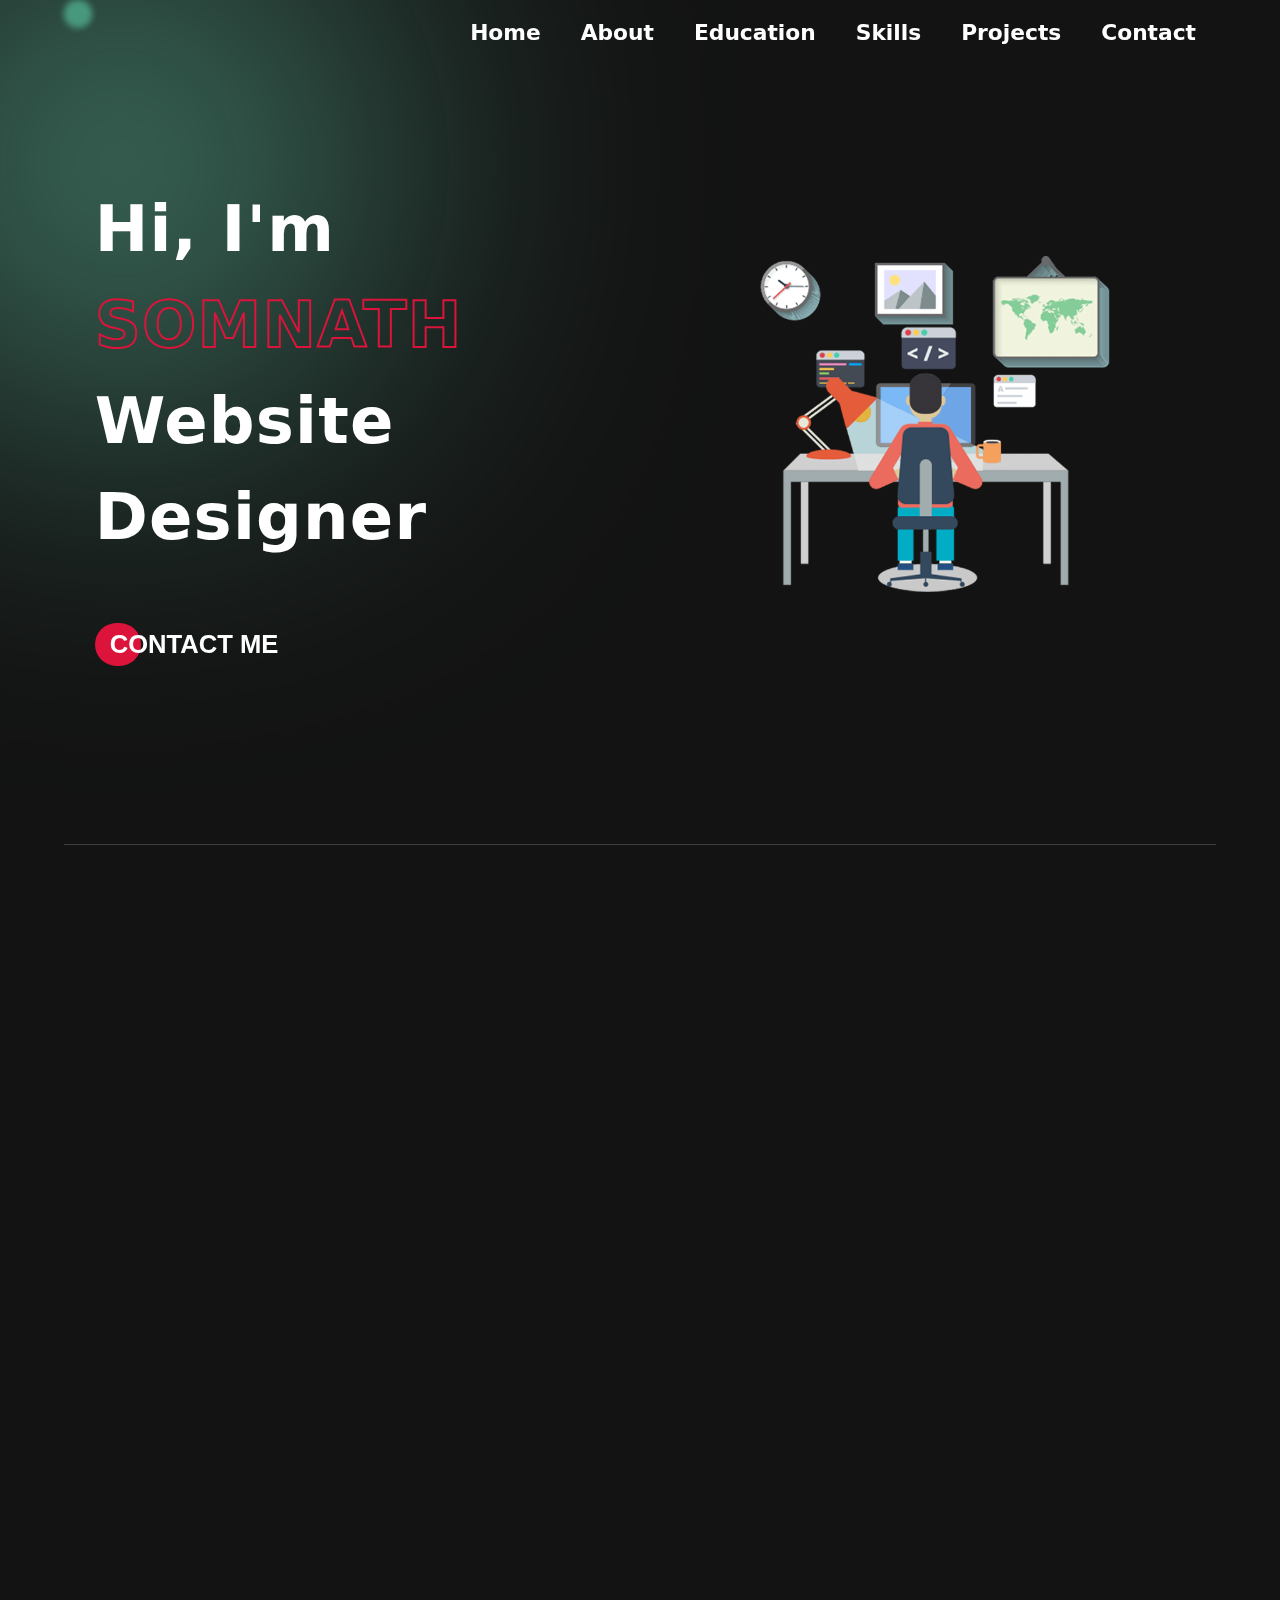
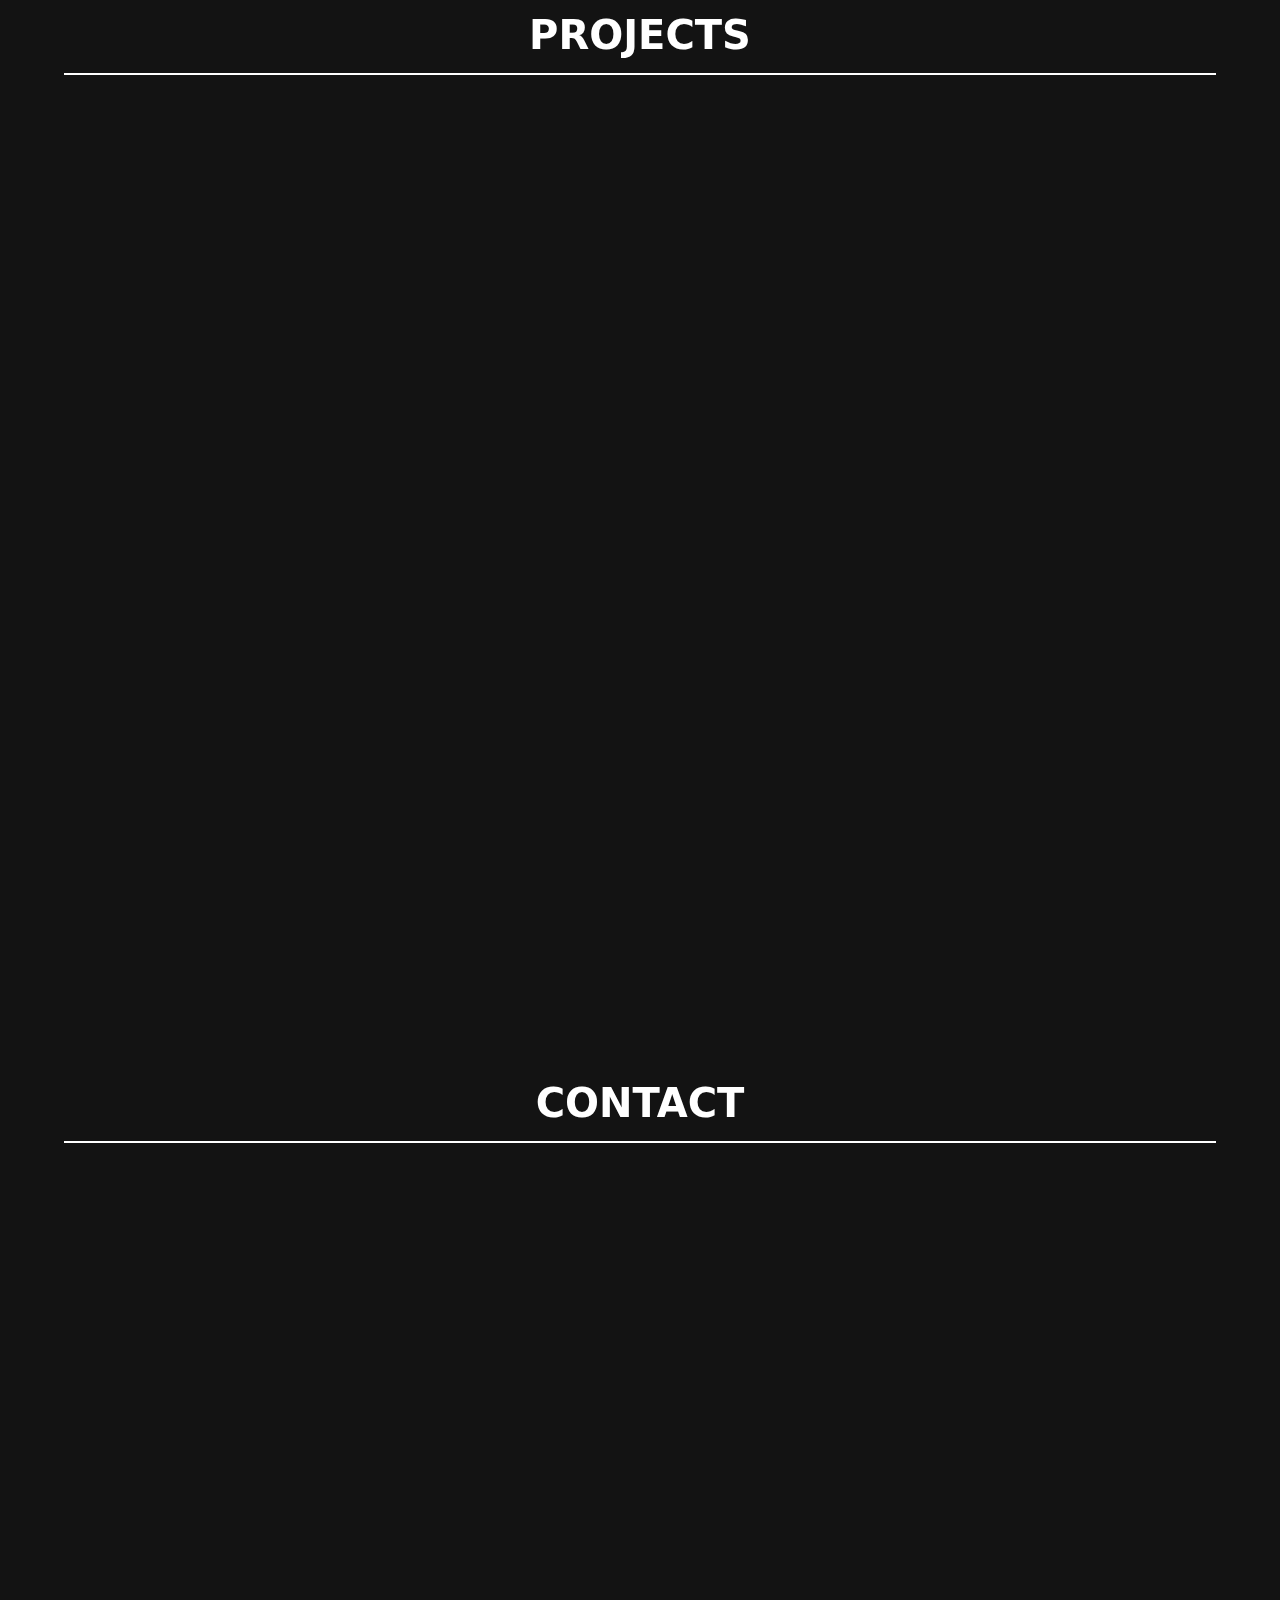
<file: index.html>
<!DOCTYPE html>
<html lang="en">
  <head>
    <link rel="stylesheet" href="style.css" />
    <link href="https://unpkg.com/aos@2.3.1/dist/aos.css" rel="stylesheet">
    <meta charset="UTF-8" />
    <meta name="viewport" content="width=device-width, initial-scale=1.0" />
    <title>Portfolio</title>
  </head>
  <body>
    <div class="blur"></div>
    <div class="blur2"></div>
  <div class="main">
    <div class="cursor"></div>
    
      <!-- header -->
      <div class="header" data-aos="fade-down">
        <ul>
          <li><a href="#home">Home</a></li>
          <li><a href="#about">About</a></li>
          <li><a href="#education">Education</a></li>

          <li><a href="#skills">Skills</a></li>
          <li><a href="#projects">Projects</a></li>
          <li><a href="#contact">Contact</a></li>

          

        </ul>
        <!-- <button>Menu</button> -->
      </div>

      <!-- home  -->

      <div class="home" id="home">
        <div class="left-text" data-aos="fade-right">
          <p>
            Hi, I'm <span>Somnath</span>
            <br />
            Website Designer
          </p>
        <a href="#contact"> <button class="btn1" >CONTACT ME</button></a>
        </div>
        <div class="right-img" data-aos="fade-left">
          <img src="img/home.png" alt="" />
        </div>
      </div>

      <div class="about" id="about">
        <div class="left-img" data-aos="flip-up">
          <img src="img/about.png" alt="" srcset="" />
        </div>
        <div class="right-about-box" data-aos="flip-down">
          <div>
            <h2>ABOUT</h2>
            <p>
              In my journey of Computer Applications and web applications, my enthusiasm for exploring the continues to grow. To continuously enhance my knowledge skills and
              experience by getting involved challenging work environment and
              utilize them for personal growth. 
              <br>
              Looking ahead, I am eager to further specialize in area that align with my interest, be website development, web applications. I am excited about the possibilities that the remaining years of my journey.
              <br><br><br><br><br>
              <a href="#skills"> <button class="btn1" >My skills </button></a>
              <a href="#projects"> <button class="btn1" >My Projects </button></a>
            </p>
          </div>
        </div>
      </div>

      <div class="education" id="education" data-aos="fade-up"
      data-aos-duration="3000">
        <h2 class="heading">education</h2>
        <div class="accordion-container">

          <div class="accordion-box">
             <button class="accordion"> Higher School <span class="icon">+</span></button>
              <div class="answer" >
                  I passed  higher school with securing an overall percentage 79% in Year 2021. My acedemic focus included subjects such as Physics, Chemistry, Mathematics and Computer Science. 
              </div>
          </div>
  
          <div class="accordion-box">
              <button class="accordion">Graduation - BCA (Bachelors in Computer Applications) <span class="icon">+</span> </button>
              <div class="answer">
                 I am currently pursuing my undergraduate degree in Computer Applications from Shyam Lal Collage,  and I am in my third year of the program. 
                 Where I learned technology like " Structured Programing, Object oriented programming , System design and development, Logic Building and etc". 
              </div>
          </div>
  
          <div class="accordion-box">
              <button class="accordion"> ADCE ( Advanced Diploma In Computer Engineering ) <span class="icon">+</span> </button>
              <div class="answer">
                Apart from my graduation, I also completed an addition Diploma on Computer Engineering from IICS (Indian Institute  of Computer Science), it was a 2.5 year program where the challenges presented by coding excercises, real-world applications, website development and design, ecommerce development by wordpress . 
              </div>
          </div>
  
          <div class="accordion-box">
              <button class="accordion"> Digital Marketing <span class="icon">+</span>  </button>
              <div class="answer">
                  In additional to enhance by knowledge I completed a short course on Digital Marketing form IICS (Indian Institute  of Computer Science), that teach me fundamentals of website uploading on live with proper ranking on search platforms  and website SEO, and managing Google platforms like ( Google Search console, Google Ads , Google Analytics ). 
              </div>
          </div>
  
      </div>

      </div>


    <div class="skills" id="skills" data-aos="fade-up"
    data-aos-duration="3000">
      <h2 style="text-align: center; text-transform: uppercase; font-size: 40px; border-bottom: 2px solid white; padding-bottom: 15px;width:100%;">Skills</h2>
     
      <div class="card">
        <div class="innercard">
          <div class="fcard">
              <h2 class="card-heading">Computer Basics</h2>
              <span>Hover Me</span>
          </div>
          <div class="bcard">
            <h2 class="card-heading">Computer Basics</h2>
            <ul class="card-list">
              <li>Microsoft Word</li>
              <li>Microsoft Excel</li>
              <li>Microsoft Power Point</li>
              <li>Data Browsing</li>
            </ul>
          </div>
        </div>
      </div>

      <div class="card">
        <div class="innercard">
          <div class="fcard">
              <h2 class="card-heading">Web Development</h2>
              <span>Hover Me</span>
          </div>
          <div class="bcard">
            <h2 class="card-heading">Web Development</h2>
            <ul class="card-list">
              <li>HTML</li>
              <li>CSS</li>
              <li>JAVASCRIPT</li>
              <li>PHP</li>
              <li>MYSQL</li>
              
            </ul>
          </div>
        </div>
      </div>

      <div class="card">
        <div class="innercard">
          <div class="fcard">
              <h2 class="card-heading">Web Framework</h2>
              <span>Hover Me</span>
          </div>
          <div class="bcard">
            <h2 class="card-heading">Web Framework</h2>
            <ul class="card-list">
              <li>BOOTSTRAP</li>
              <li>JQUERY</li>
              <li>AOS</li>
              <li>GSAP</li>    
            </ul>
          </div>
        </div>
      </div>


      <div class="card">
        <div class="innercard">
          <div class="fcard">
              <h2 class="card-heading">WORDPRESS DEV</h2>
              <span>Hover Me</span>
          </div>
          <div class="bcard">
            <h2 class="card-heading">WORDPRESS DEV</h2>
            <ul class="card-list">
              <li>ELEMENTOR</li>
              <li>THEME BUILDER</li>
              <li>ECOMMERCE SITE</li>
              <li>LANDING PAGES</li>
              <li>YOST SEO/RANK MATH </li>
              
            </ul>
          </div>
        </div>
      </div>

      <div class="card">
        <div class="innercard">
          <div class="fcard">
              <h2 class="card-heading">DIGITAL MARKETING</h2>
              <span>Hover Me</span>
          </div>
          <div class="bcard">
            <h2 class="card-heading">DIGITAL MARKETING</h2>
            <ul class="card-list">
              <li>KEYWORD RESEARCH</li>
              <li>ONPAGE SEO</li>
              <li>OFFPAGE SEO</li>
              <li>GOOGLE ADS</li>
              <li>GOOGLE ANALYTICS</li>
              <li>WEB OPTIMISE </li>
            </ul>
          </div>
        </div>
      </div>
     
      <div class="card">
        <div class="innercard">
          <div class="fcard">
              <h2 class="card-heading">EXTRA SOFTWARE</h2>
              <span>Hover Me</span>
          </div>
          <div class="bcard">
            <h2 class="card-heading">EXTRA SOFTWARE</h2>
            <ul class="card-list">
              <li>CANVA</li>
              <li>FIGMA</li>
              <li>CHAT GPT</li>
              <li>PHOTOSHOP</li>

            </ul>
          </div>
        </div>
      </div>

    </div>
    <br><br>
    <br><br>
    <br><br>
    <!-- projects-->
    <div class="projects" id="projects">
      <h2 class="heading">Projects</h2>

      <div class="projects-box">
        <div class="left-img" data-aos="flip-left">
            <img src="img/pngwing.com (2).png" width="100%" alt="">
        </div>
        <div class="right-text" data-aos="flip-right">
            <ul>
              <li><a href="projects/apple-web/index.html" target="_blank">Apple Watch landing page</a>  </li>
              <li><a href="projects/web1/home.html" target="_blank">Restaurant Home Page</a></li>
              <li><a href="projects/calculator/cal.html" target="_blank">Calculator App</a></li>
              <li><a href="projects/to-do-list/to-do-list.html" target="_blank">To-Do-List App</a></li>
              <li><a href="projects/ageCalculator.html" target="_blank">Age Calculator App</a></li>
              <li><a href="projects/generate_random_password.html" target="_blank">Random Password Generator</a></li>
              <li><a href="projects/stopwatch/stopwatch.html" target="_blank">Stopwatch</a></li>
              <li><a href="projects/weather-app/weather.html" target="_blank">Weather-App</a></li>
              <li><a href="projects/rock-paper/index.html" target="_blank">Rock Paper Sissor Game</a></li>


            </ul>
        </div>
      </div>
    </div>
    <!-- </div> -->



    <!-- form  -->
    
    <div class="contact-page" id="contact">
      <br><br>
      <h2 style="text-align: center; text-transform: uppercase; font-size: 40px; border-bottom: 2px solid white; padding-bottom: 15px;">Contact</h2>
      <div class="call" data-aos="zoom-in">
        <span></span><span>8375014675</span>
        <span></span><span>samizaynsz1234@gmail.com</span>
      </div>
      <br><br><br><br>
      <div class="contact-box" >
        <div class="c-img" data-aos="zoom-in-up">
          <img src="img/form.png" width="100%" alt="">
        </div>
        <div class="c-form" data-aos="zoom-in-up" >
          <form   action="https://formspree.io/f/xwkddppq"
          method="POST" >
          <input type="text" placeholder="Name" name="nn" required>
          <input type="email" placeholder="Email" name="em" required>
          <input type="number" placeholder="Phone" name="ph" required>
          <input type="text" placeholder="Subject" name="sub">
          <input type="text" placeholder="Message" name="mess" required>
          <br><br><br><br><center><button class="btn1">SUBMIT</button></center>

        </form>
        </div>
      </div>
       
      <!-- </div> -->
    </div>
    </div>
    <script src="https://smtpjs.com/v3/smtp.js">
    </script>
    <script src="https://unpkg.com/aos@2.3.1/dist/aos.js"></script>
    <script>
      AOS.init();
    </script>
    <script src="gsapp.js"></script>
    <script src="script.js"></script>
  </body>
</html>
</file>
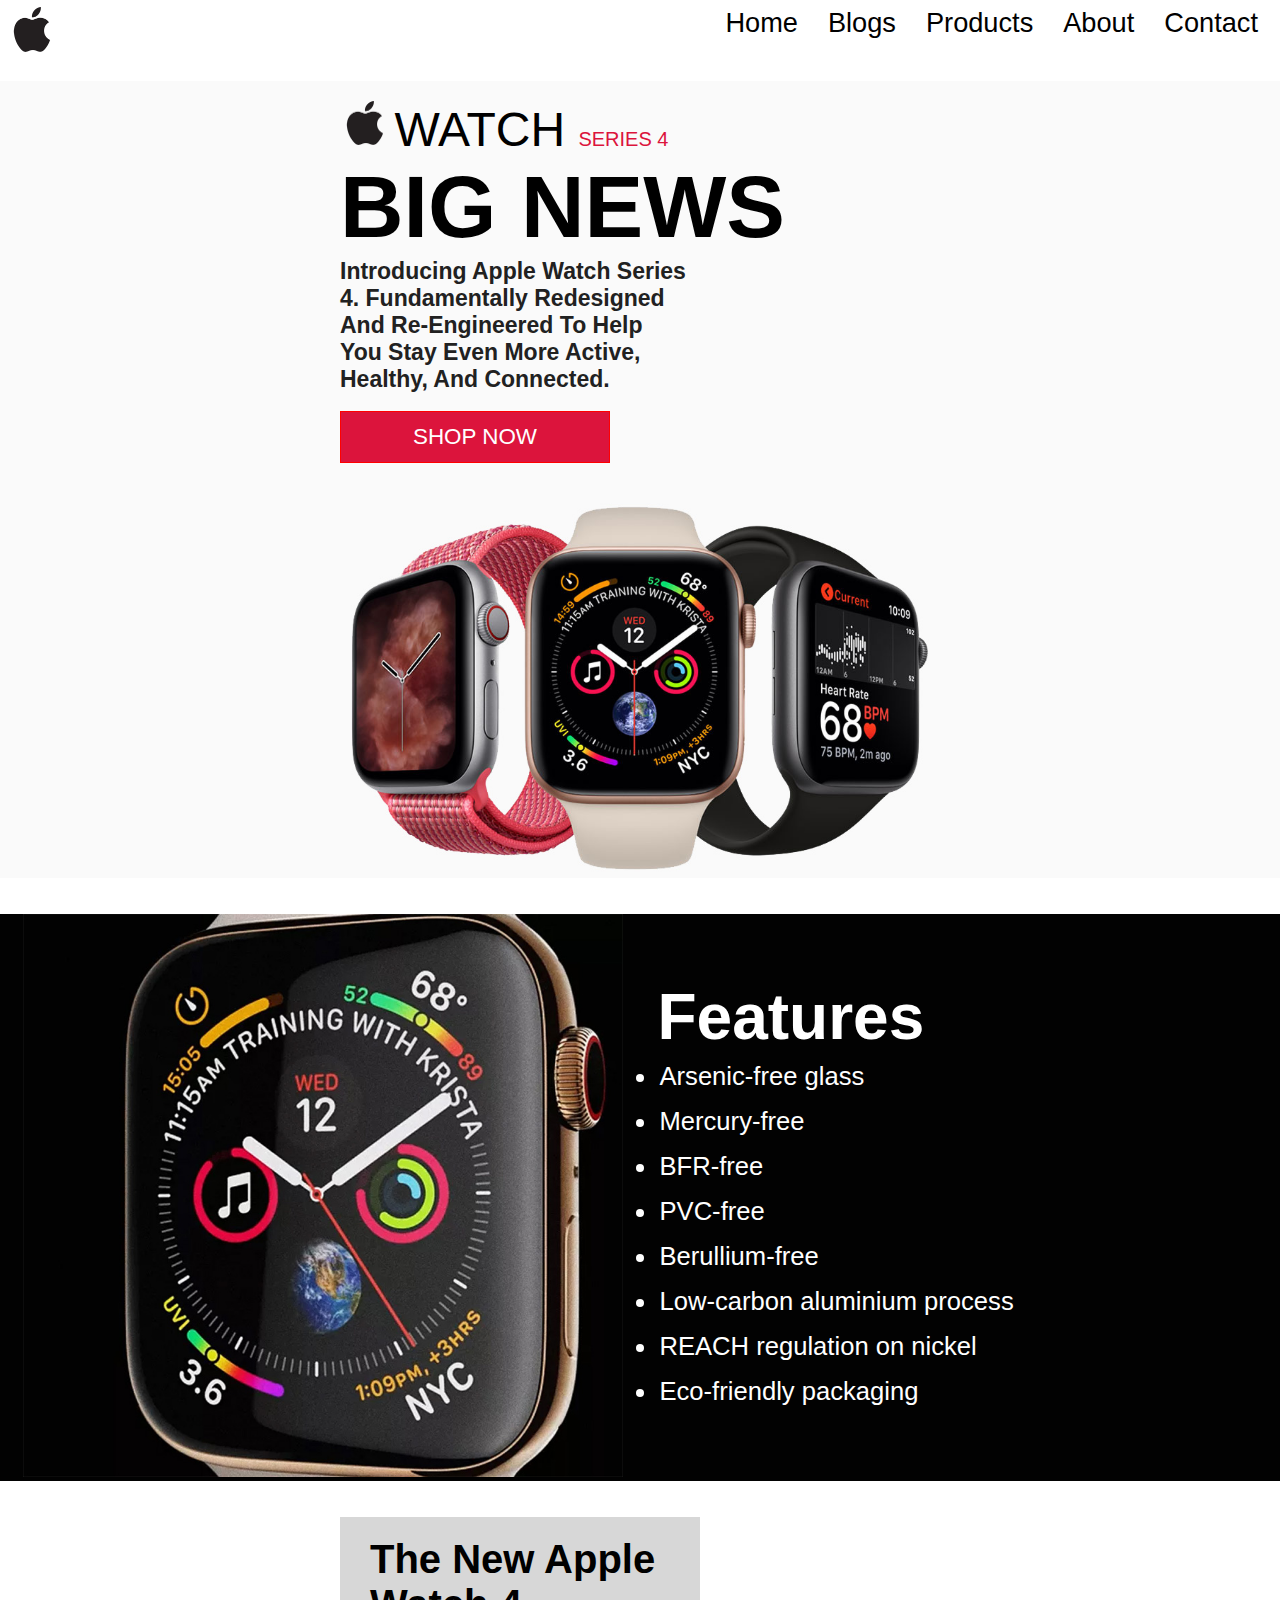
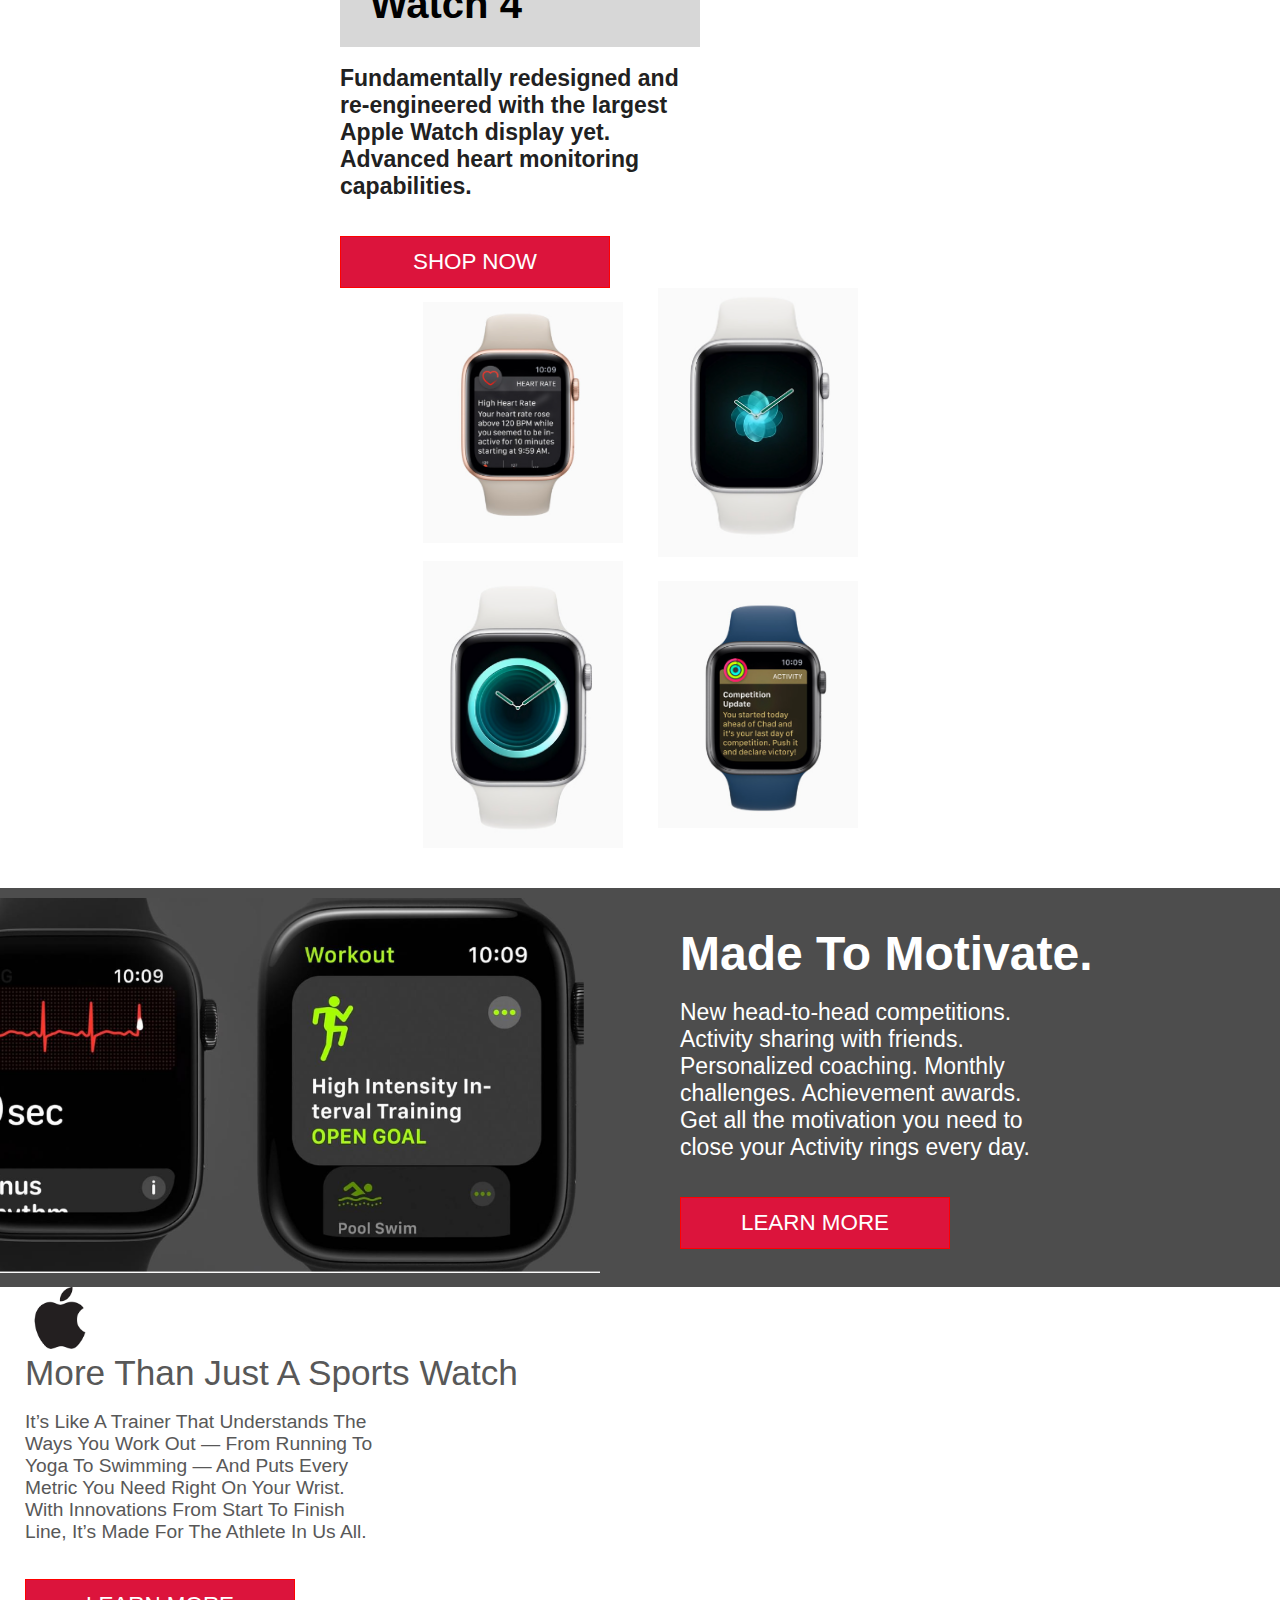
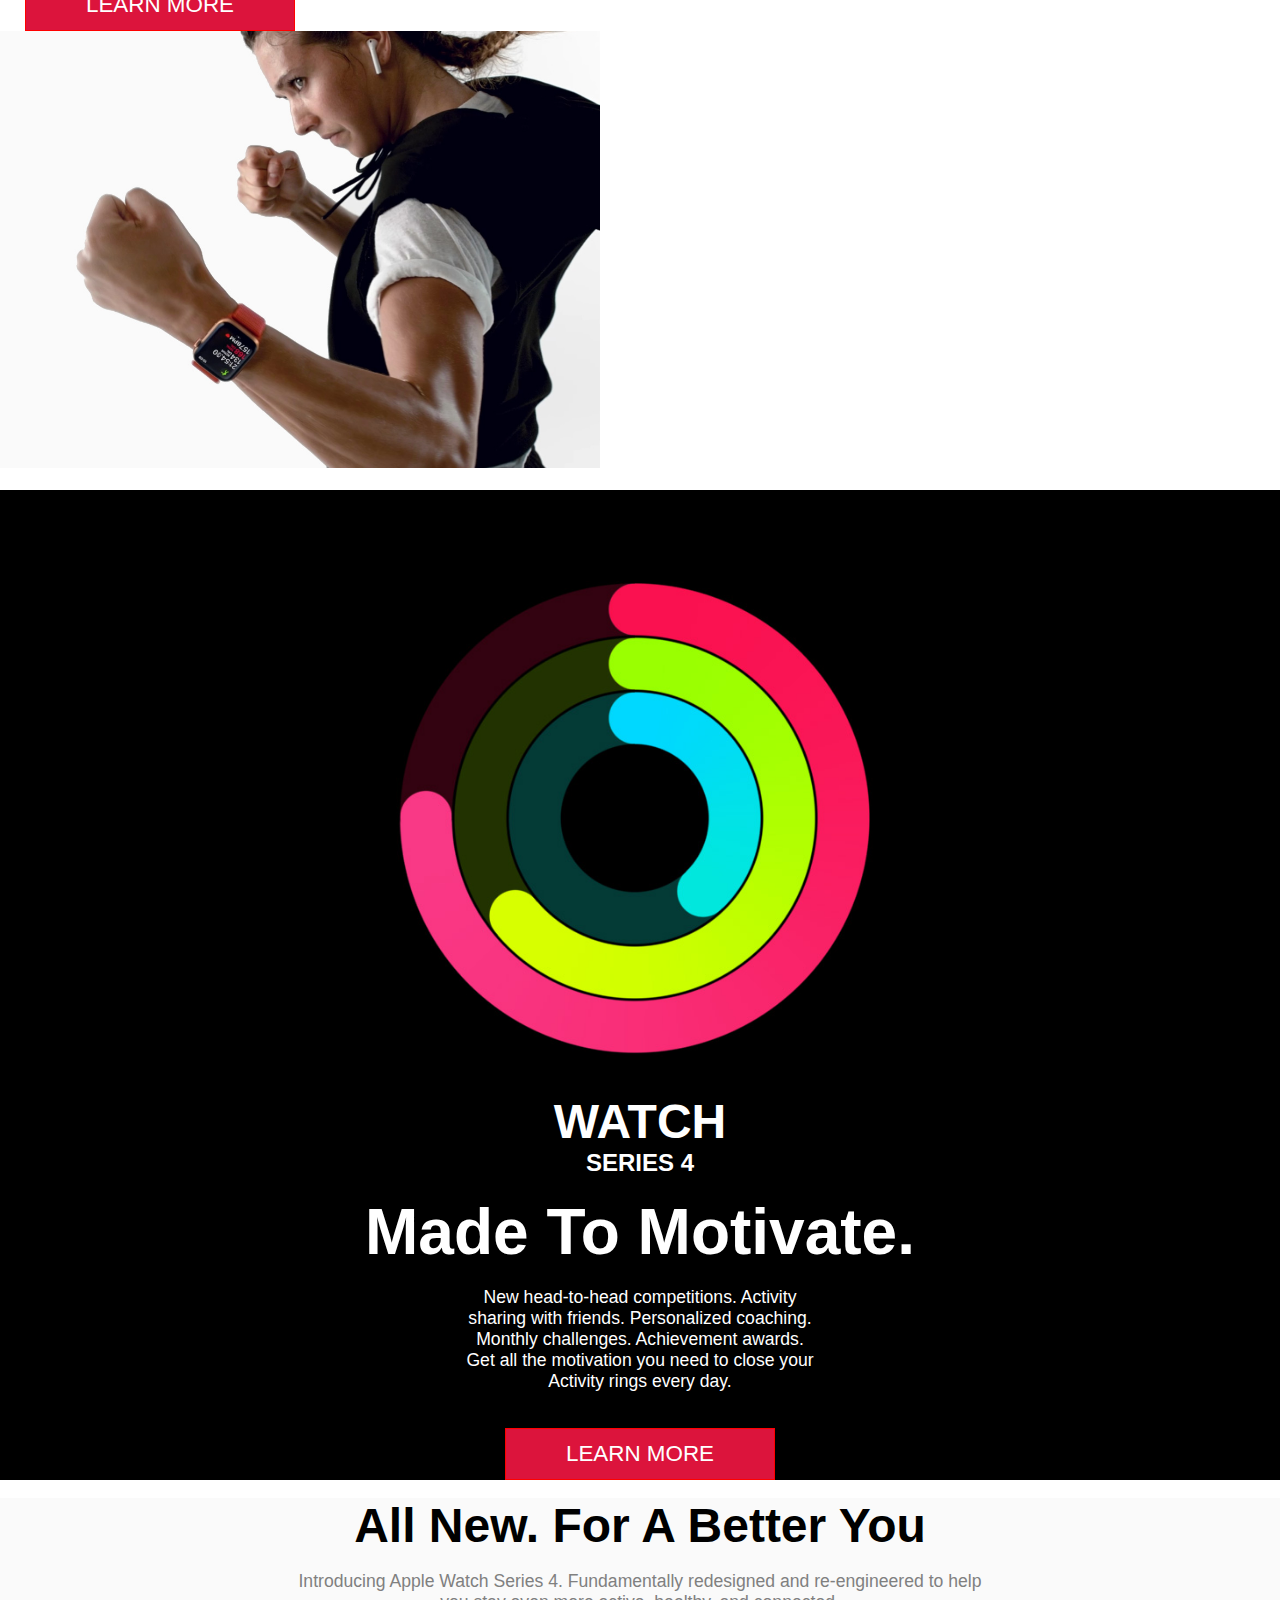
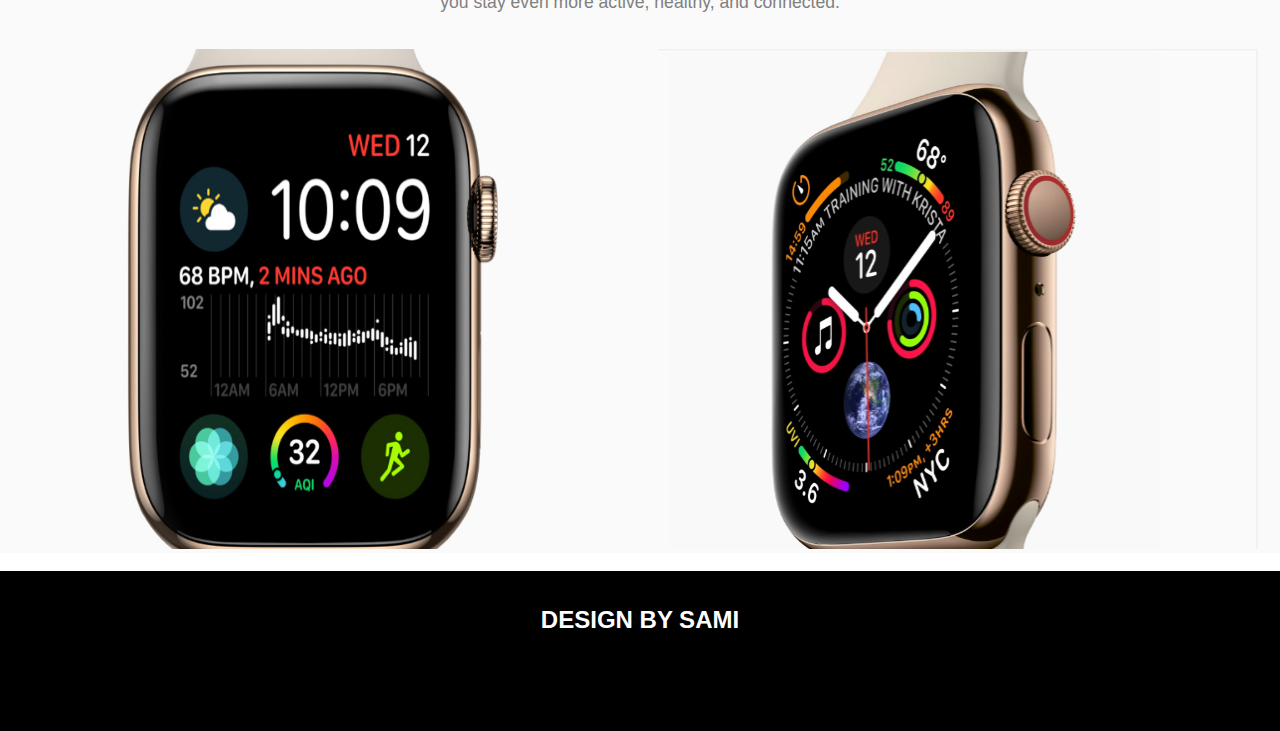
<file: projects/apple-web/index.html>
<!DOCTYPE html>
<html lang="en">
<head>
    <meta charset="UTF-8">
    <meta http-equiv="X-UA-Compatible" content="IE=edge">
    <meta name="viewport" content="width=device-width, initial-scale=1.0">
    <!-- links -->
    <link rel="stylesheet" href="style.css">
    <script src="script.js"></script>



    <title>Apple watch</title>
</head>
<body>
    <div class="navbar">

		<div class="logo">
			<img src="img/logo.png" alt="" width="50px">
			
		</div>

		<div class="menu" id="menu">
			<ul>
				<li><a href="#">Home</a></li>
				<li><a href="#">Blogs</a></li>
				<li><a href="#">Products</a></li>

				<li><a href="#">About </a></li>
				<li><a href="#">Contact</a></li>
			</ul>
			
		</div>

		<div class="icon">
			<button id="btn" onclick="show()">Menu</button>
		</div>
		
	</div>

    <br>
    <!-- page 1  -->

    <section>
        <div class="page1">
            <div class="pg1-txt">
                <p><span><img src="img/logo.png" alt="" width="50px"></span> <span style="font-size: 3rem;">WATCH </span> <span style="font-size: 20px; color: crimson;">SERIES 4</span></p>
                <strong style="font-size: 5.5rem;">   BIG NEWS </strong>
                <p class="para">Introducing Apple Watch Series 4. Fundamentally Redesigned And Re-Engineered To Help You Stay Even More Active, Healthy, And Connected.</p>
                <br>
                <button class="abtn"> SHOP NOW</button>
            </div>
            <div class="pg1-img">
                <img src="img/bg1.jpeg" alt="" width="100%">

            </div>

        </div>
    </section>
    <br><br>

    <!-- page 2 -->

    <section>
        <div class="page2">
            <div class="pg2-img">
                <img src="img/feature.jpeg" alt="" width="100%">
            </div>
            <div class="pg2-txt">
                <h2 style="font-size: 4rem; color: white;">Features</h2>
                <ul>
                    <li>Arsenic-free glass</li>
                    <li>Mercury-free</li>
                    <li>BFR-free</li>
                    <li>PVC-free</li>
                    <li>Berullium-free</li>
                    <li>Low-carbon aluminium process</li>
                    <li>REACH regulation on nickel</li>
                    <li>Eco-friendly packaging</li>
                </ul>
                
            </div>

        </div>
    </section>

    <br><br>


    <!-- page 3 -->


    <section></section>
    <div class="page3">
        <div class="pg3-txt">
            <p class="pg3-title">The New Apple Watch 4</p>
            <br>
            <p class="para">Fundamentally redesigned and re‑engineered with the largest Apple Watch display yet. Advanced heart monitoring capabilities. 
            </p>
            <br><br>
            <button class="abtn">SHOP NOW</button>
        </div>
        <div class="pg3-img-box">

            <div class="pg3-img">
                <img src="img/pr1.PNG" alt="" width="100%">
            </div>
            <div class="pg3-img">
                <img src="img/pr2.PNG" alt="" width="100%">
            </div>
            <div class="pg3-img">
                <img src="img/pr3.PNG" alt="" width="100%">
            </div>
            <div class="pg3-img">
                <img src="img/pr4.PNG" alt="" width="100%">
            </div>
        </div>

    </div>


    <br><br>

    <!-- page 4 -->

    <section>
        <div class="page4">
            <div class="pg4-img">
                <img src="img/page3.PNG" alt="" width="100%">
            </div>

            <div class="pg4-txt">
                <strong style="font-size: 3rem;color: white;">Made To Motivate.</strong>
                <br><br>
                <p class="para" style="color:white; font-weight: normal;">
                    New head-to-head competitions. Activity sharing with friends. Personalized coaching. Monthly challenges. Achievement awards. Get all the motivation you need to close your Activity rings every day.
                </p>
                <br><br>
                <button class="abtn">LEARN MORE</button>
            </div>
        </div>
    </section>

    
    

    <!-- page 5 -->

    <section>
        <div class="page5">
            <div class="pg5-txt">
                <img src="img/logo.png" alt="" width="70px">
                <p style="font-size: 2.2rem;">More Than Just A Sports Watch</p>
                <br>
                <p style="font-size: 1.2rem; width: 350px;">It’s Like A Trainer That Understands The Ways You Work Out — From Running To Yoga To Swimming — And Puts Every Metric You Need Right On Your Wrist. With Innovations From Start To Finish Line, It’s Made For The Athlete In Us All.

                </p>
                <br>
                <br>
                <button class="abtn">LEARN MORE</button>
            </div>
            <div class="pg5-img">
                <img src="img/page4.jpeg" alt="" width="100%">
            </div>
        </div>
    </section>

    <br>

    <!-- page 6 -->

    <section>
        <div class="page6">
            <div class="pg6-img">
                <img src="img/page5.jpeg" alt="" width="100%">
            </div>
            <div class="pg6-txt">
                <center>
                    <h2 style="font-size: 3rem;">WATCH</h2>
                <strong style="font-size: 1.5rem; ">SERIES 4 </strong>
                <br><br>
                <h2 style="font-size: 4rem;">Made To Motivate.
                </h2>
                <br>
                <p style="font-size: 1.1rem; width: 350px;">New head-to-head competitions. Activity sharing with friends. Personalized coaching. Monthly challenges. Achievement awards. Get all the motivation you need to close your Activity rings every day.</p>
                <br><br>
                <button class="abtn">LEARN MORE</button>
                </center>

            </div>
        </div>
    </section>

    <br>

    <!-- page 7 -->

    <section style="background-color: #fafafa;">
       <center>
        <h1 style="font-size: 3rem;">All New. For A Better You</h1>
        <br>    
        <p style="color: grey; font-size: 1.1rem; width: 700px;">Introducing Apple Watch Series 4. Fundamentally redesigned and re-engineered to help you stay even more active, healthy, and connected.</p>
       </center>
       <br><br>
        <div class="page7">
            <div class="pg7-img">
                <img src="img/pg5.PNG" alt="" width="100%" height="500px">
            </div>
            
            <div class="pg7-img">
                <img src="img/pr6.PNG" alt="" width="100%" height="500px">
            </div>
        </div>

    </section>

    <br>
    <footer>
        <center><h2>DESIGN BY SAMI</h2></center>
    </footer>
</body>
</html>
</file>
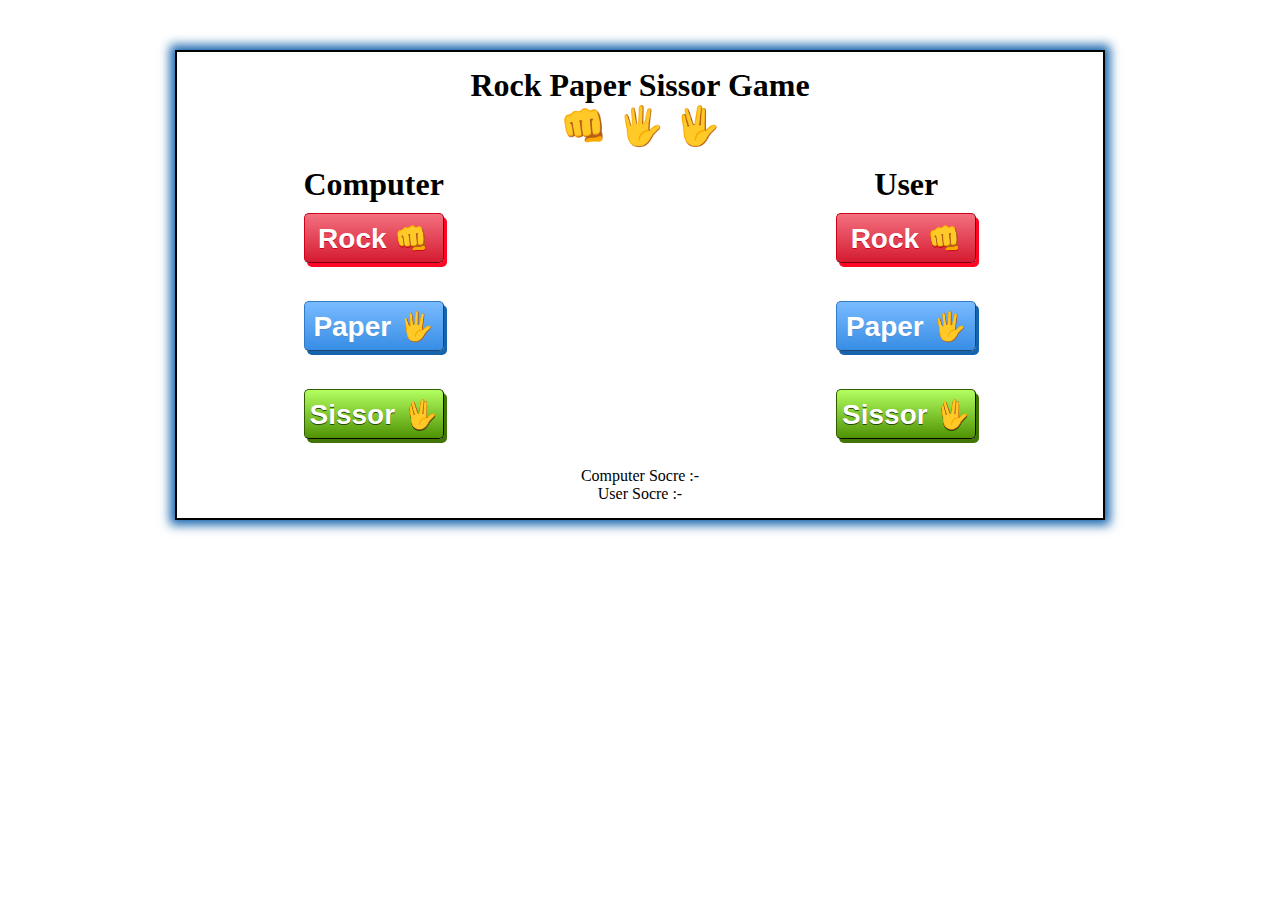
<file: projects/rock-paper/index.html>
<!DOCTYPE html>
<html lang="en">
<head>
    <link rel="stylesheet" href="style.css">
    <meta charset="UTF-8">
    <meta http-equiv="X-UA-Compatible" content="IE=edge">
    <meta name="viewport" content="width=device-width, initial-scale=1.0">
    <title>Rock Paper Sissor Game </title>
</head>
    <body>
   <div id="game-box">
    <center> <h1>Rock Paper Sissor Game </h1>
    <p style="font-size: 38px;" id="emo">&#128074; &#128400 &#128406;</p></center><br>
    <div id="main-box">
        <div id="comp">
            <h1>Computer</h1>
            <button class="btn" id="comp-rock">Rock &#128074; </button>
            <br>
            <button class="btn" id="comp-paper">Paper &#128400</button>
            <br>
            <button class="btn" id="comp-sissor">Sissor &#128406;</button>

        </div>
        <div id="comp-img">
            <div><img src="rock.png" alt="" id="c-rock-img"></div>
            <div><img src="paper.png" alt="" id="c-paper-img"></div>
            <div><img src="sissor.jpeg" alt="" id="c-sissor-img"></div>

        </div>
        <div id="user-img">
            <div><img src="rock.png" alt="" style="transform: rotate(180deg);" id="u-rock-img"></div>
            <div><img src="paper.png" id="u-paper-img" alt=""></div>
            <div><img src="sissor.jpeg" id="u-sissor-img" alt="" style="transform: rotate(180deg);"></div>

        </div>
        <div id="user">
            <h1>User</h1>

            <button class="btn" id="user-rock" onclick="rock()" data-selector="rock" value="11">Rock &#128074;</button>
            <br>
            <button class="btn" id="user-paper" onclick="paper()" data-selector="paper" value="22">Paper &#128400</button>
            <br>
            <button class="btn" id="user-sissor" onclick="sissor()" data-selector="sissor" value="33">Sissor &#128406;</button>

        </div>


    </div>
   <center> <div><h1 id="res"></h1></div></center>
    <script src="script.js"></script>

    <br>
    <center><span>Computer Socre :-</span> <span id="c-score"></span>
    <br><span>User Socre :-</span> <span id="u-score"></span>
    </center>    
   </div>
</body>
</html>
</file>
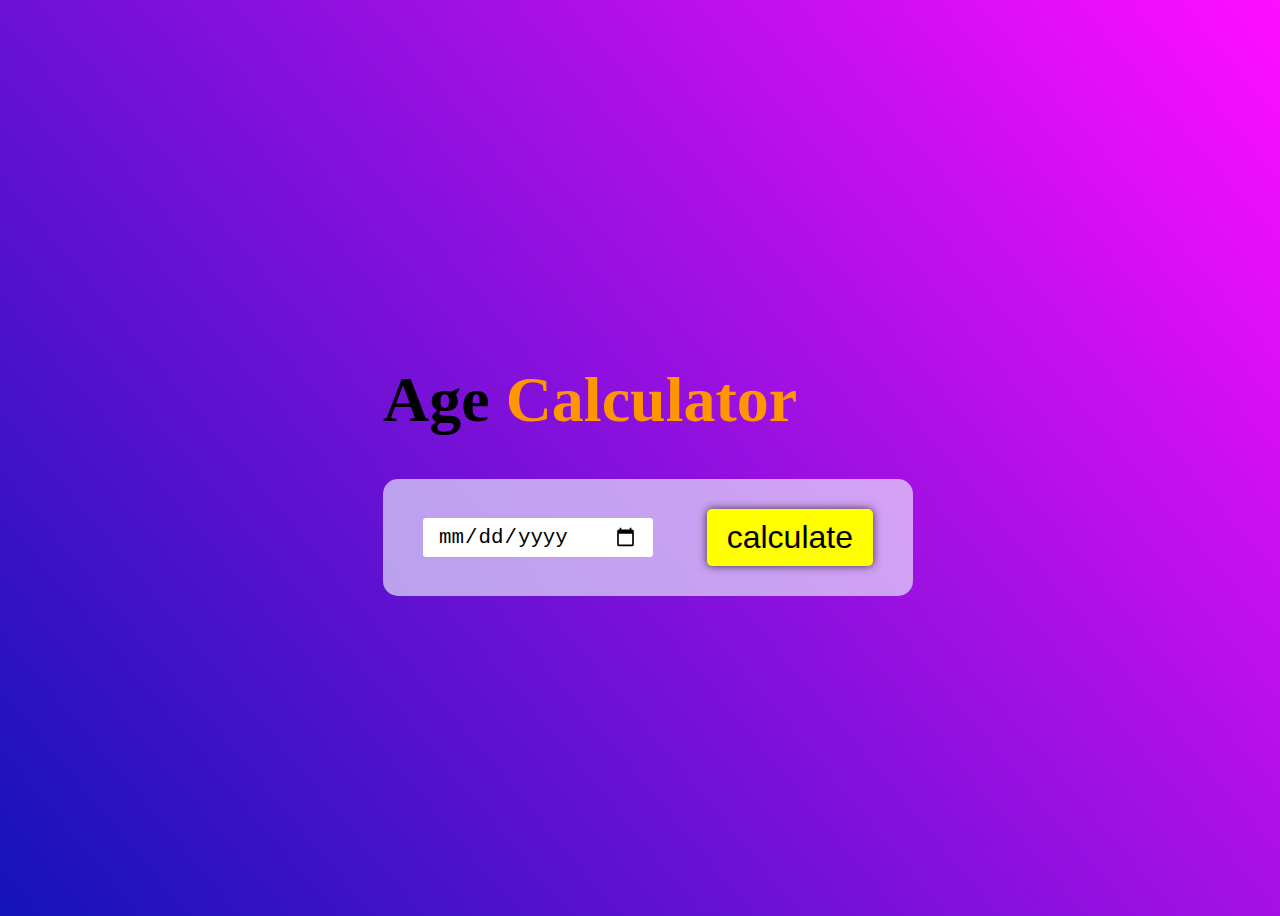
<file: projects/ageCalculator.html>
<!DOCTYPE html>
<html lang="en">
  <head>
    <meta charset="UTF-8" />
    <meta name="viewport" content="width=device-width, initial-scale=1.0" />
    <title>Document</title>
    <style>
      body {
        width: 100%;
        height: 100vh;
        font-family: "Dubai Medium" !important;
        background-image: linear-gradient(
          50deg,
          rgb(19, 19, 186),
          rgb(255, 14, 255)
        );
        display: flex;
        justify-content: center;
        align-items: center;
        background-position: center;
    background-repeat: no-repeat;
    background-size: cover;
      }
      .box {
      }
      .box h1 {
        font-size: 4rem;
        font-weight: bolder;
      }
      .box span {
        color: rgb(255, 149, 0);
      }

      button {
        background-color: yellow;
        font-size: 2rem;
        border: none;
        border-radius: 5px;
        padding: 10px 20px;
        box-shadow: 0 0 8px rgba(0, 0, 0, 0.724);
        transition: 250ms ease all;
      }
      button:hover {
        cursor: pointer;
        transform: scale(1.03) rotate(2deg);
      }

      input {
        width: 200px;
        padding: 7px 15px;
        font-size: 1.3rem;
        border-radius: 3px;
        border: none;
        cursor: pointer;
        
      }
      .inner {
        width: 450px;
        background-color: rgba(240, 248, 255, 0.622);
        padding: 30px 40px;
        border-radius: 15px;
        display: flex;
        justify-content: space-between;
        align-items: center;
      }
      .res {
        display: none;
        color: white;
        color: white;
        /* border: 1px solid black; */
        padding: 10px;
        font-size: 1.8rem;
        /* background: yellow; */
        background-image: linear-gradient(
          25deg,
          rgb(255 14 255 / 49%),
          rgb(19 19 215 / 41%)
        );
        border-radius: 7px;
        text-shadow: 4px -2px 2px midnightblue;

      }
      @media screen and (max-width:600px) {
        .inner{
            width: 80%;
            margin: auto;
            flex-direction: column;
            row-gap: 30px;
        }
        .box h1{
            font-size: 50px;
            text-align: center;
        }
        body{
            width: 100vw;
            height: 100vh;
        }
      }
    </style>
  </head>
  <body>
    <div class="box">
      <h1>Age <span>Calculator</span></h1>
      <div class="inner">
        <form action="" name="ff">
        <input type="date" id="date" name="datcal" />
    </form>
        <button onclick="calculateAge()">calculate</button>
      </div>

      <div>
        <p class="res"></p>
      </div>
    </div>

    <script>
      let userDate = document.getElementById("date");
      userDate.max = new Date().toISOString().split("T")[0];

      function calculateAge() {
        let birthDate = new Date(userDate.value);
        let day1 = birthDate.getDate();
        let month1 = birthDate.getMonth() + 1;
        let year1 = birthDate.getYear();

        let today = new Date();
        let day2 = today.getDate();
        let month2 = today.getMonth() + 1;
        let year2 = today.getYear();

        let year3, month3, day3;
        year3 = year2 - year1;

        if (month2 >= month1) {
          month3 = month2 - month1;
        } else {
          year3--;
          month3 = 12 + month2 - month1;
        }

        if (day2 >= day1) {
          day3 = day2 - day1;
        } else {
          month3--;
          day3 = days_in_month(year1, month1) + day2 - day1;
        }

        // console.log(year3,month3,day3)

        let ansfield = document.querySelector(".res");
        ansfield.style.display = "block";
        // ansfield.innerHTML = day3, "Days",month3," Months ",year3, " Years " ;

        var n = document.ff.datcal.value;
        if(n==""){
            ansfield.innerHTML="Please pick a date "
        }
        else{


        ansfield.innerHTML = `${day3} <span> Days </span> ${month3} <span> Months </span> ${year3} <span> years </span>`;
        }
      }
      function days_in_month(year, month) {
        return new Date(year, month, 0).getDate();
      }
    </script>
  </body>
</html>
</file>
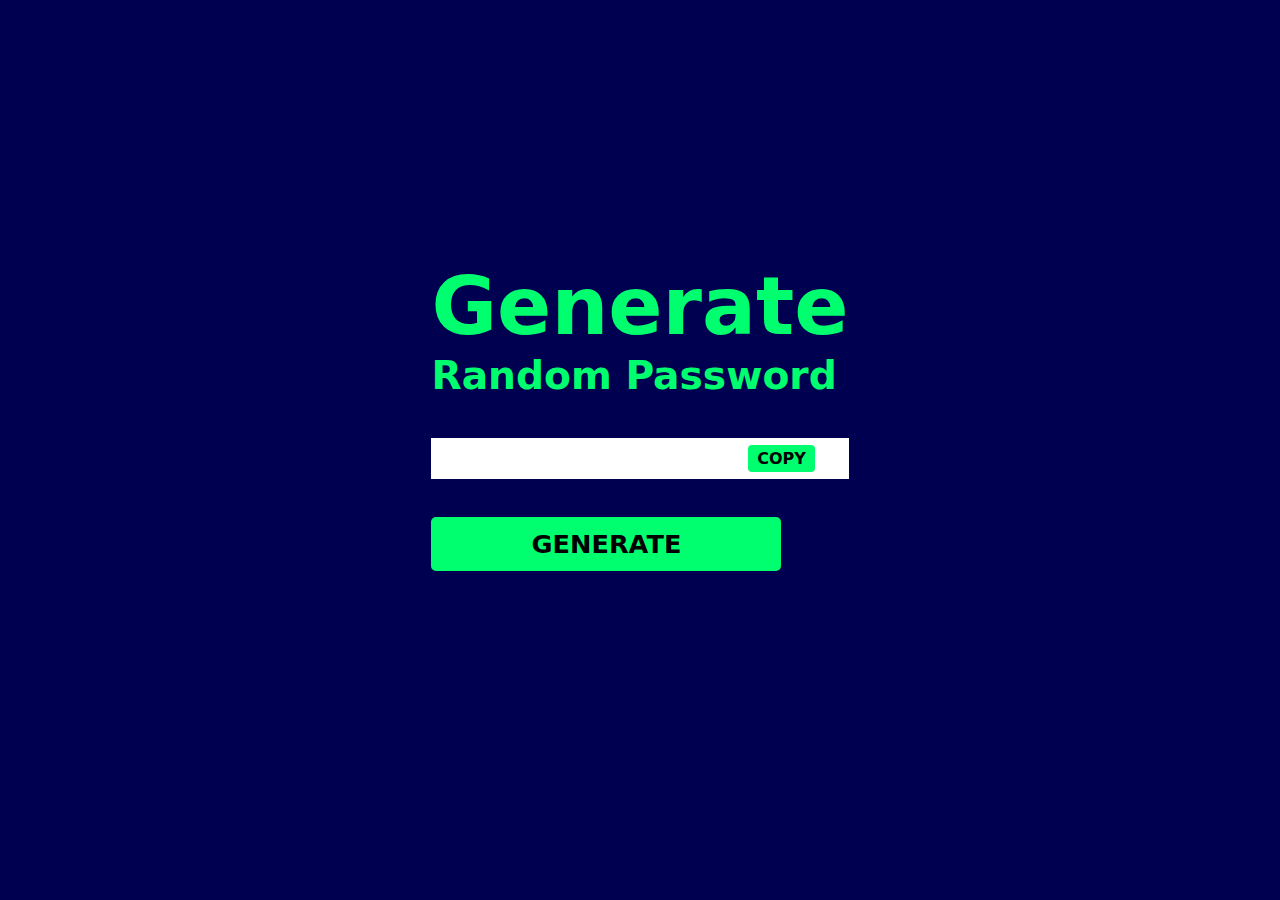
<file: projects/generate_random_password.html>
<!DOCTYPE html>
<html lang="en">
  <head>
    <meta charset="UTF-8" />
    <meta name="viewport" content="width=device-width, initial-scale=1.0" />
    <title>Document</title>
    <style>
        body{
            background-color: rgb(0, 0, 81);
            font-family: system-ui, -apple-system, BlinkMacSystemFont, 'Segoe UI', Roboto, Oxygen, Ubuntu, Cantarell, 'Open Sans', 'Helvetica Neue', sans-serif;
            height: 90vh;
            width: 100vw;
            margin: 0;
            padding: 0;
            display: flex;
            align-items: center;
            justify-content: center;
        }
        .container{
            border-radius: 37px;
            width: auto;
        }
        .container h1{
            color: rgb(0, 255, 110);
        }
        #genBtn{
            position: relative;
            background-color: rgb(0, 255, 110);
            border: none;
            padding: 10px 20px;
            font-size: 1.6rem;
            font-family: system-ui, -apple-system, BlinkMacSystemFont, 'Segoe UI', Roboto, Oxygen, Ubuntu, Cantarell, 'Open Sans', 'Helvetica Neue', sans-serif;
            font-weight: 700;
            text-transform: uppercase;
            border-radius: 5px;
            width: 350px;
            border: 2px solid  rgb(0, 255, 110);

            transition: 300ms ease-in-out all;
        }
        #genBtn:hover{
            background-color: transparent;
            border: 2px solid  white;
            transform: scale(1.02);
            color: white;
            cursor: pointer;
        }
        input{
            padding: 9px;
            border: none;
            font-size: 20px;
        }
        input:focus{
            outline: none;
            border: none;
        }
        .inner{
            background-color: white;
            display: flex;
            align-items: center;
            justify-content: center;
        }
        #copyBtn{
            position: relative;
            background-color: rgb(0, 255, 110);
            border: none;
            padding: 2px 7px;
            font-size: 1rem;
            font-family: system-ui, -apple-system, BlinkMacSystemFont, 'Segoe UI', Roboto, Oxygen, Ubuntu, Cantarell, 'Open Sans', 'Helvetica Neue', sans-serif;
            font-weight: 700;
            text-transform: uppercase;
            border-radius: 4px;
            border: 2px solid  rgb(0, 255, 110);
            cursor: pointer;
            transition: 300ms ease-in-out all;
        }
        #copyBtn:hover{
            background-color: rgb(0, 0, 81);
            color: white;
            border: none;
        }
        

    </style>
  </head>
  <body>
    <div class="container">

      <h1>
        <span style="font-size: 5rem;">Generate</span> <br />
        <span style="font-size: 2.45rem;">Random Password</span>
      </h1>
<br>
      <div class="inner">
        <input type="text" id="pass_field" /> <button onclick="copyPass()" id="copyBtn">Copy</button>
      </div>

      <br />
      <br />

      <button onclick="genPass()"  id="genBtn">Generate</button>
    </div>

    <script>
      let passwordValue = document.getElementById("pass_field");

      let uppercase = "QWERTYUIOPLKJHGFDSAZXCVBNM";
      let lowercase = "qwertyuioplkjhgfdsazxcvbnm";
      let num = "1234567890";
      let symbol = "!@#$%^&*()_-></?";
      let allChar = uppercase + lowercase + num + symbol;
      let lengthPass = 8;
      function genPass() {
      let password = "";

        password += uppercase[Math.floor(Math.random() * uppercase.length)];
        password += lowercase[Math.floor(Math.random() * lowercase.length)];
        password += num[Math.floor(Math.random() * num.length)];
        password += symbol[Math.floor(Math.random() * symbol.length)];
        
        while(lengthPass > password.length){
            password +=  allChar[Math.floor(Math.random() * allChar.length)]
        }
        passwordValue.value = password;
      }

      let n = 0
      function copyPass(){
        passwordValue.select()
        document.execCommand("copy")

        let copyBtn =  document.getElementById("copyBtn");
            copyBtn.innerHTML="Copied"

        function ch(){
            let copyBtn =  document.getElementById("copyBtn");
            copyBtn.innerHTML="Copy"
        }
        setTimeout(ch,1000);
      }
    </script>
  </body>
</html>
</file>
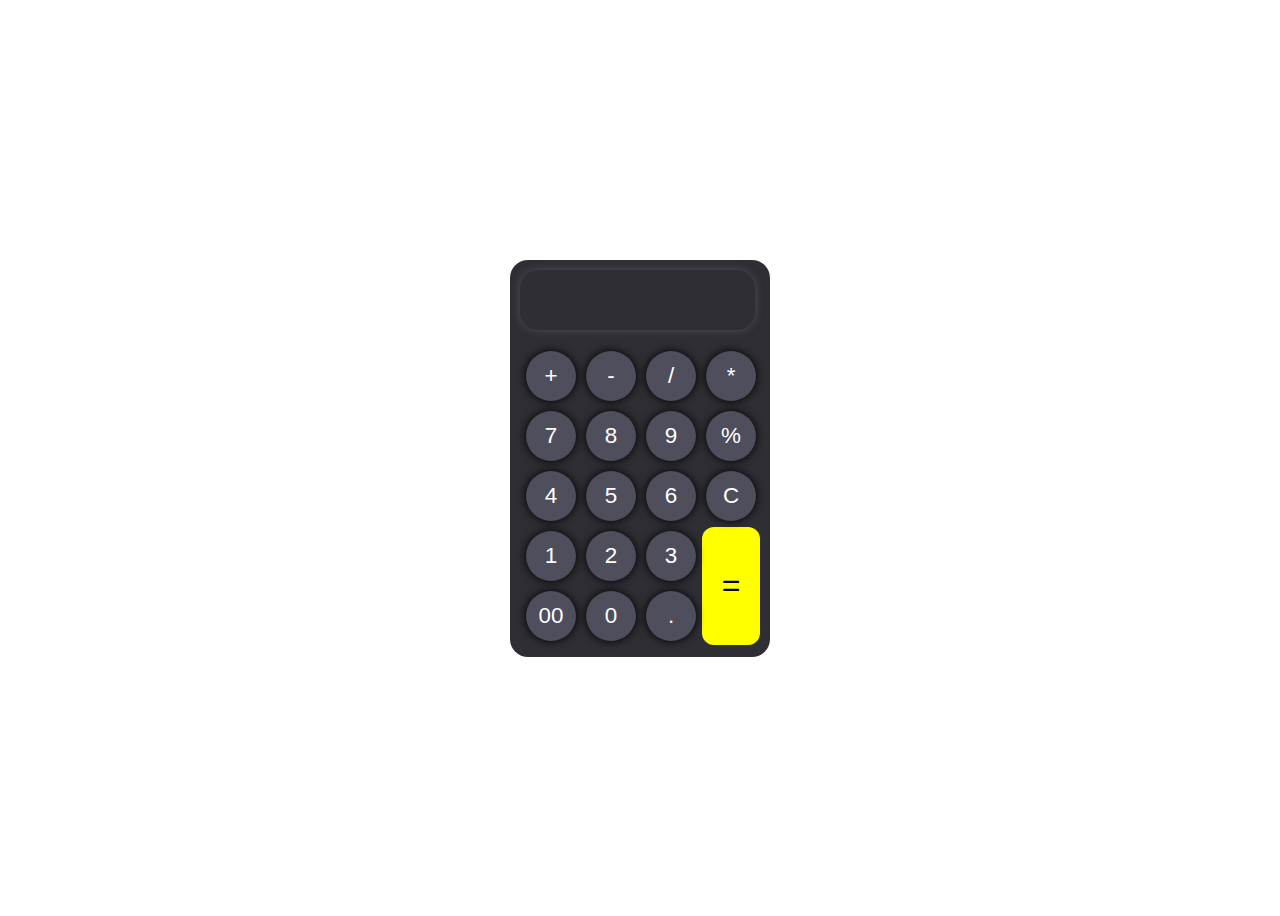
<file: projects/calculator/cal.html>
<!DOCTYPE html>
<html lang="en">
<head>
    <meta charset="UTF-8">
    <meta http-equiv="X-UA-Compatible" content="IE=edge">
    <meta name="viewport" content="width=device-width, initial-scale=1.0">
    <link rel="stylesheet" href="style.css">
    <title>Document</title>
</head>
<body>

    <div class="main-box">
        <form action="" name="ff">
            <input type="text" name="field"  id="ans">
        </form>
        <div class="cal">
            <table>
                <tr>
                    <td> <input type="button" class="btn-n" value="+" name="plus"  onclick="ff.field.value+='+'"></td>
                    <td> <input type="button" class="btn-n" value="-" name="minus"  onclick="ff.field.value+='-'"></td>
                    <td> <input type="button" class="btn-n" value="/" name="divide"  onclick="ff.field.value+='/'"></td>
                    <td> <input type="button" class="btn-n" value="*" name="mul"  onclick="ff.field.value+='*'"></td>

                </tr>
                <tr>
                    <td> <input type="button" class="btn-n" value="7" name="seven" onclick="ff.field.value+='7'" ></td>
                    <td> <input type="button" class="btn-n" value="8" name="eight"  onclick="ff.field.value+='8'"></td>
                    <td> <input type="button" class="btn-n" value="9" name="nine"  onclick="ff.field.value+='9'"></td>
                    <td> <input type="button" class="btn-n" value="%" name="percent"  onclick="ff.field.value+='%'"></td>

                </tr>
                <tr>
                    <td> <input type="button" class="btn-n" value="4" name="four" onclick="ff.field.value+='4'" ></td>
                    <td> <input type="button" class="btn-n" value="5" name="five" onclick="ff.field.value+='5'" ></td>
                    <td> <input type="button" class="btn-n" value="6" name="six"  onclick="ff.field.value+='6'"></td>
                    <td> <input type="button" class="btn-n" value="C" name="cancle"  onclick="cancle()"></td>

                </tr>
                <tr>
                    <td> <input type="button" class="btn-n" value="1" name="one" onclick="ff.field.value+='1'" ></td>
                    <td> <input type="button" class="btn-n" value="2" name="two" onclick="ff.field.value+='2'" ></td>
                    <td> <input type="button" class="btn-n" value="3" name="three" onclick="ff.field.value+='3'" ></td>
                    <td rowspan="2" style="background-color: yellow ; border-radius: 12px;"   > <input type="button" id="btn-equal" value="=" name="equal" onclick="equal()" ></td>

                    <!-- <td> <input type="button" class="btn-n" value="*" name="mul" ></td> -->

                </tr>
                <tr>
                    <td> <input type="button" class="btn-n" value="00" name="zero2"  onclick="ff.field.value+='00'"></td>
                    <td> <input type="button" class="btn-n" value="0" name="zero"  onclick="ff.field.value+='0'"></td>
                    <td> <input type="button" class="btn-n" value="." name="dec" onclick="ff.field.value+='.'" ></td>

                </tr>
            </table>
        </div>
    </div>

    <script src="script.js"></script>
    
</body>
</html>
</file>
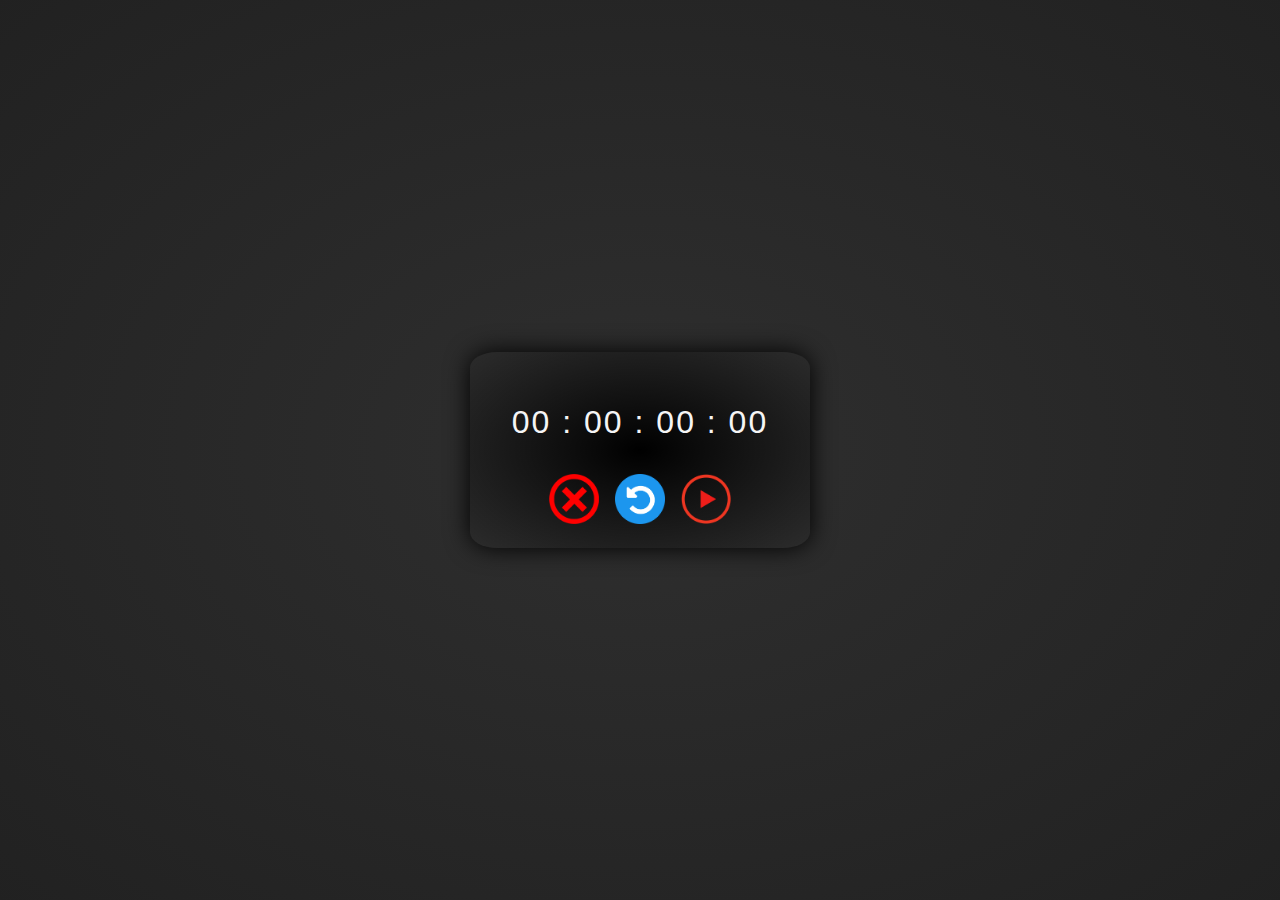
<file: projects/stopwatch/stopwatch.html>
<!DOCTYPE html>
<html lang="en">
<head>
    <meta charset="UTF-8">
    <meta name="viewport" content="width=device-width, initial-scale=1.0">
    <title>Stop Watch </title>
    <style>
        body{
            display: flex;
            align-items: center;
            justify-content: center;
            height: 100vh;
            width: 100vw;
            margin: 0;
            padding: 0;
            background-image: radial-gradient(#2f2f2f,#1a1a1af7);
        }
        img{
            width: 50px;
            transition: 300ms ease-out all ;

        }
        button{
            background-color: transparent;
            border: none;
            cursor: pointer;
            transition: 300ms ease all ;
        }
        button:hover{
            transform: scale(1.1);
        }
        img:hover{
            box-shadow: -2px 4px 10px 0px rgb(46, 46, 46);
            border-radius: 50%;
        }
        .main{
            width: 300px;
            display: flex;
            flex-direction: column;
            justify-content: center;
            align-items: center;
            border: 1px solid black;
            padding: 20px;
            background-image: radial-gradient(black,transparent);
    border: none;
    border-radius: 8%;
    box-shadow: 0 0 25px black;
        }
        p{
            font-family: 'Franklin Gothic Medium', 'Arial Narrow', Arial, sans-serif;
            letter-spacing: 2px;
            font-size: 2rem;
            font-weight: 500;
            color: whitesmoke;
        }
        
    </style>
</head>
<body>
    <div class="main">
        <p><span id="hour">00</span> : <span id="min">00</span> : <span id="sec">00</span> : <span id="ms">00</span></p>
        <div>
            <button id="stop" onclick="wacthStop()"><img src="stop.png" alt=""></button>
            <button id="restart" onclick="wacthReset()"><img src="restart.png" alt=""></button>
            <button id="play" onclick="watchStart()">
                <img src="play.png" alt="">
            </button>
        </div>
    </div>
</body>
<script>
    
    let stopBtn = document.getElementById("stop")
    let restartBtn = document.getElementById("restart")
    let playBtn = document.getElementById("play")
    // let time = new Date()
    let ms = document.getElementById("ms")
    let sec = document.getElementById("sec")
    let hr = document.getElementById("hour")
    let min  = document.getElementById("min")
    
    let mili = 0
    let seconds = 0
    let minutes = 0 
    let hour = 0
    
    let start;
    function play(){

        mili++
        if(mili==100){
            mili=0
            seconds++
            if(seconds==60){
                seconds=0
                minutes++
                if(minutes==60){
                    minutes=0
                    hour++
                }
            }
            
        }
       
        mili = timeStr(mili)
        seconds = timeStr(seconds)
        minutes = timeStr(minutes)
        hour = timeStr(hour)

        ms.innerHTML= mili
        sec.innerHTML = seconds
        min.innerHTML = minutes
        hr.innerHTML = hour

        function timeStr (time){
            time = time.toString();
            return  time.length<2 ? "0" +time :time;
        }
    }

    function watchStart(){
    start = setInterval(play,1)

    }

    function wacthStop(){
        clearInterval(start)
    }

    function wacthReset(){
        clearInterval(start)
       mili=0
       seconds=0
       hour = 0
       minutes=0
        ms.innerHTML= "00"
        sec.innerHTML = "00"
        min.innerHTML = "00"
        hr.innerHTML = "00"        
        console.log(1)
    }


</script>
</html>
</file>
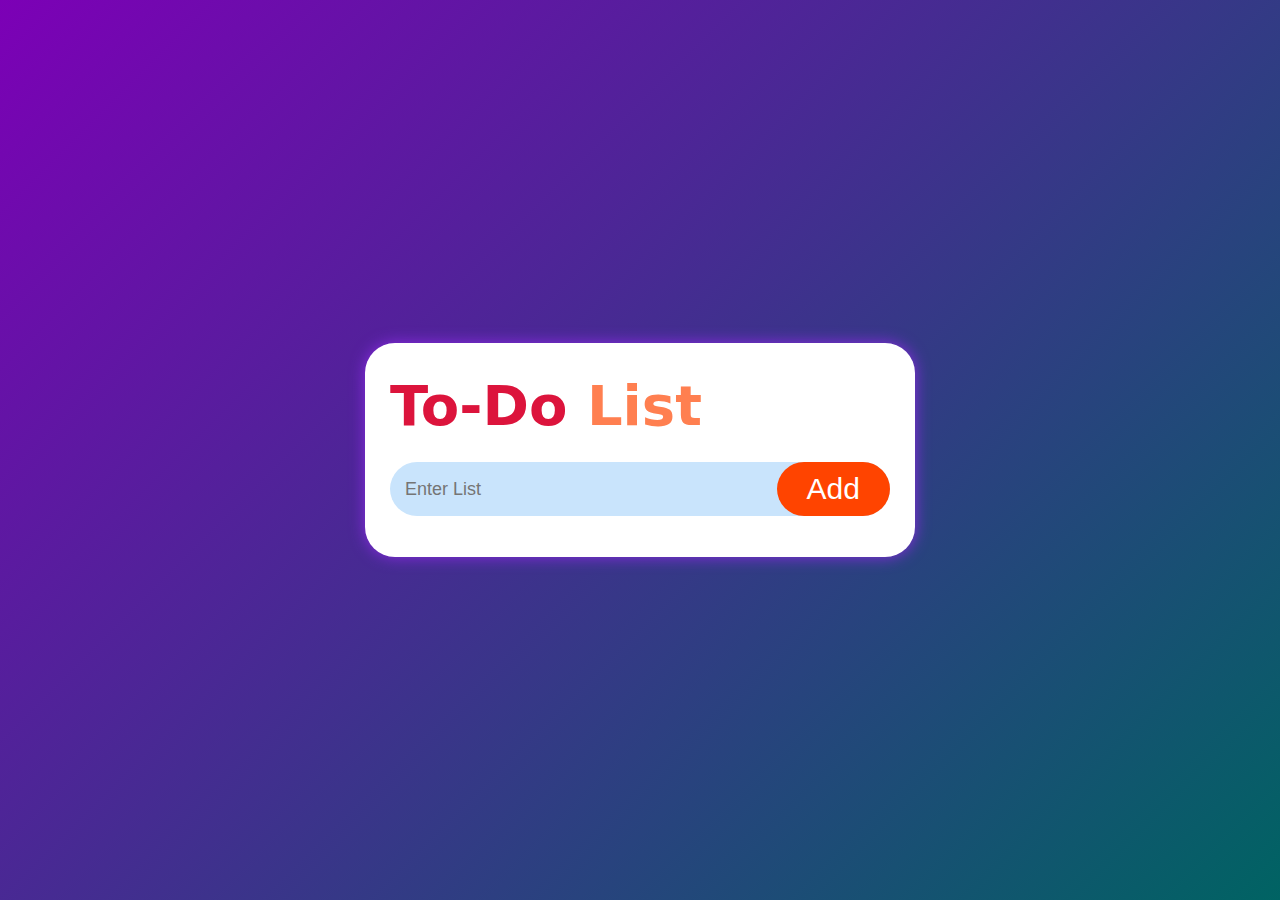
<file: projects/to-do-list/to-do-list.html>
<!DOCTYPE html>
<html lang="en">
  <head>
    <meta charset="UTF-8" />
    <meta name="viewport" content="width=device-width, initial-scale=1.0" />
    <title>Document</title>
    <style>
      body {
        height: 100vh;
        margin: 0;
        padding: 0;
        box-sizing: border-box;
        font-family: system-ui, -apple-system, BlinkMacSystemFont, "Segoe UI",
          Roboto, Oxygen, Ubuntu, Cantarell, "Open Sans", "Helvetica Neue",
          sans-serif;
        width: 100vw;
        background-image: linear-gradient(135deg, rgb(124, 0, 182), #006363);
        display: flex;
        justify-content: center;
        align-items: center;
      }
      .conainer {
        background-color: white;
        border-radius: 30px;
        width: 500px;
        padding: 25px;
        box-shadow: 0 0 15px blueviolet;
      }
      .conainer h1 {
        font-size: 3.5rem;
        line-height: 0;
      }
      .inner-field {
        background-color: rgb(201, 228, 252);
        display: flex;
        justify-content: space-between;
        width: 100%;
        align-items: center;
        border-radius: 50px;
      }
      #listData {
        width: 300px;
        background-color: transparent;
        border: none;
        padding: 15px;
        color: black;
        font-size: large;
      }
      #listData:focus {
        border: none;
        outline: none;
      }
      #addListBtn {
        border-radius: 41px;
        background-color: rgb(255, 68, 0);
        color: white;
        border: none;
        font-size: 30px;
        padding: 10px 30px;
        cursor: pointer;
        transition: 300ms ease-in-out all;
      }
      #addListBtn:hover {
        background-color: crimson;
        transform: scale(1.04);
      }
      ul {
        position: relative;
        padding: 0%;
        /* margin: 0%; */
      }
      li {
        width: 80%;
        line-height: 2;
        list-style: none;
        font-size: x-large;
        position: relative;
        left: 44px;
      }
      li::before {
        content: "";
        position: absolute;
        width: 20px;
        height: 20px;
        border-radius: 50%;
        /* background-color: aliceblue; */
        border: 1px solid black;
        top: 34%;
        left: -8%;
      }
      .listDone {
        text-decoration: line-through;
      }
      li.listDone::before {
        background-image: url(check-circle-fill.svg);
      }
      .cross {
   
        /* border: 1px solid black; */
        position: relative;
        float: right;
        cursor: pointer;
        background-image: url(x-circle-fill.svg);
        background-position: center;
        background-repeat: no-repeat;
        background-size: contain;
        width: 25px;
        height: 25px ;
        top: 12px;
      }
    </style>
  </head>
  <body>
    <div class="conainer">
      <h1>
        <span style="color: crimson">To-Do</span>
        <span style="color: coral">List</span>
      </h1>
      <br />
      <div class="inner-field">
        <input id="listData" type="text" placeholder="Enter List" />
        <button id="addListBtn" onclick="addTask()">Add</button>
      </div>
      <ul class="todolist">
        <!-- <li  class="listDone">item 1 <button class="cancleBtn"><img src="x-circle-fill.svg" alt=""></button></li>
        <li>item 2</li> -->
      </ul>
    </div>

    <script>
      let listUl = document.querySelector(".todolist");

      let inputdata = document.querySelector("#listData");

      function addTask() {
        if (inputdata.value == "") {
          alert("Please Add Some Task ");
        } else {
          let liData = document.createElement("li");
          liData.innerHTML = inputdata.value;
          listUl.appendChild(liData);

          let span = document.createElement("span");
          span.innerHTML = " ";
          liData.appendChild(span);
          span.classList.add("cross");
        }
        inputdata.value = "";
        saveData();

        // let span =  document.querySelectorAll("span.cross");
        // console.log(span)
        
     
      }
      let listUl2 = document.querySelector(".todolist");

      listUl2.addEventListener("click", (e) => {
          if (e.target.tagName === "LI") {
            e.target.classList.toggle("listDone");

          } 
          else if (e.target.tagName === "SPAN") {
            e.target.parentElement.remove();
          }
        },
        false)


      function saveData(){
        localStorage.setItem("data",listUl2.innerHTML);
      }
      function saveWork(){
        listUl2.innerHTML = localStorage.getItem("data");
      }
      
      saveWork();

    </script>
  </body>
</html>
</file>
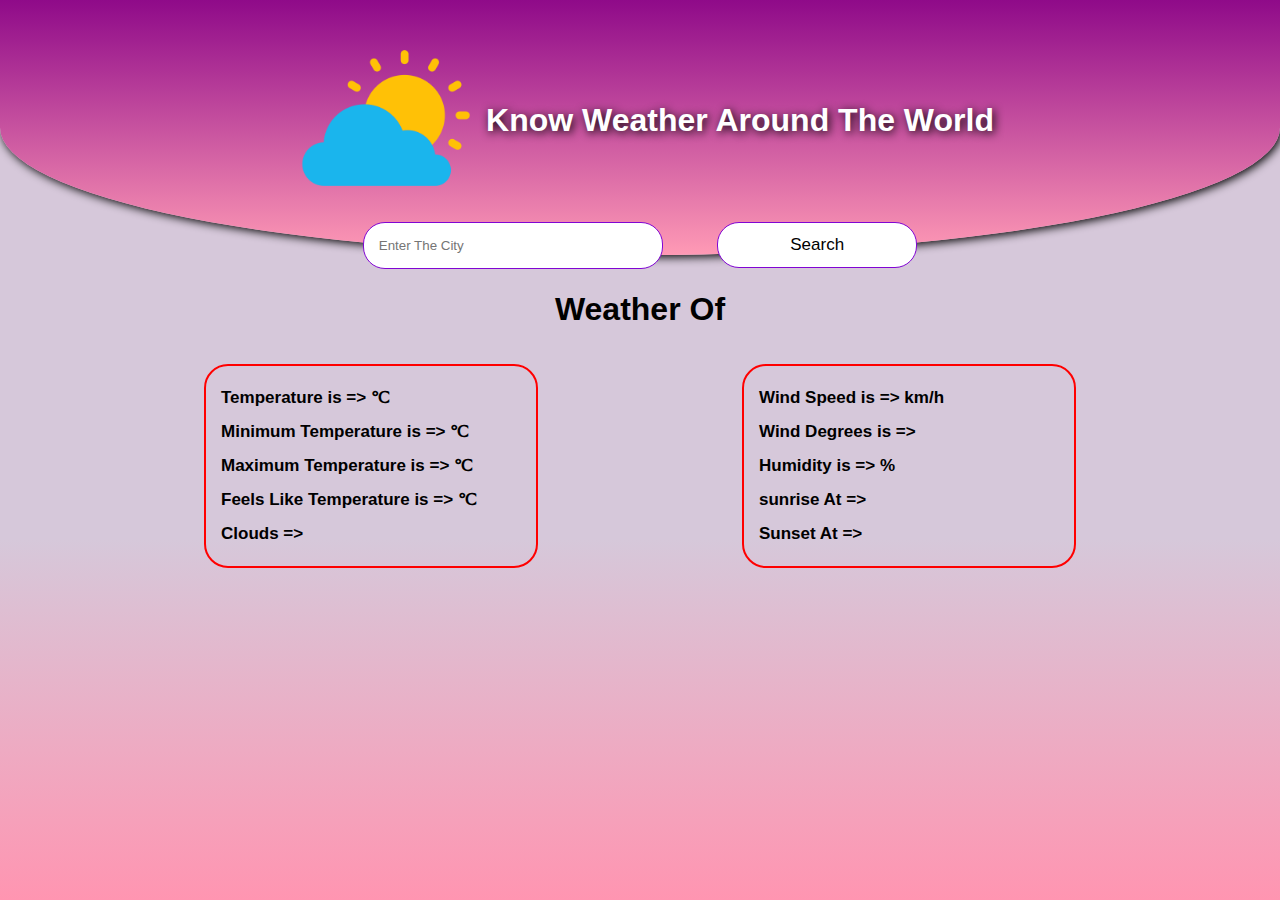
<file: projects/weather-app/weather.html>
<!doctype html>
<html lang="en">
  <head>
    <meta charset="utf-8">
    <meta name="viewport" content="width=device-width, initial-scale=1">
    <title>Weather App</title>
    <link rel="stylesheet" href="style.css">
  </head>
  <body>
  

<!--  Navbar  -->
<div  class="header">
  <br>
  <div class="head_box">
    <div class="head_img">
      <img src="2.png" alt="" width="100%">

    </div>
    <div class="head_txt">
      <h1 style="color: white;text-shadow: 2px 2px  10px rgb(0, 0, 0);">Know Weather Around The World </h1>
    </div>
  </div>
  
  <div class="city_box">    
    <div>
      <form name="ff">
        <input type="search" name="name_city" id="search" placeholder="Enter The City">
        <input type="submit" id="sub" value="Search" >
      </form>
    </div>
  </div>

</div>

    
<!-- Navbar closed  -->

<script>
    
    
  // weather api start 

const options = {
method: 'GET',
headers: {
  'X-RapidAPI-Key': '927244632amsh41a6dbe9ab9b0f5p10b776jsn24b5e25c4718',
  'X-RapidAPI-Host': 'weather-by-api-ninjas.p.rapidapi.com'
}
};

sub.addEventListener("click",(e)=>{
e.preventDefault()
var city_name= document.ff.name_city.value;
document.getElementById("cityName").innerHTML=city_name;
      
fetch('https://weather-by-api-ninjas.p.rapidapi.com/v1/weather?city='+city_name, options)
  .then(response => response.json())
  .then(response => {console.log(response)
    cloud_pct.innerHTML=response.cloud_pct
    temp.innerHTML=response.temp
    feels_like.innerHTML=response.feels_like
    humidity.innerHTML=response.humidity
    min_temp.innerHTML=response.min_temp
    max_temp.innerHTML=response.max_temp
    wind_speed.innerHTML=response.wind_speed
    wind_degrees.innerHTML=response.wind_degrees
    sunrise.innerHTML=response.sunrise
    sunset.innerHTML=response.sunset
    
  })  
  .catch(err => console.error(err));
})
       
  </script>
      

<!-- Main App Area  -->
<br><br>
<div>
  <h1 style="text-align: center;">Weather Of <span id="cityName">  </span></h1>
</div>
<br><br>
<div class="box">
  <div class="inbox">
    <p>Temperature is => <span id="temp"> </span> <span> &#8451;</span></p>
    <p> Minimum Temperature is => <span id="min_temp"></span><span> &#8451;</span></p>
    <p> Maximum Temperature is => <span id="max_temp"></span><span> &#8451;</span></p>
    <p>Feels Like Temperature is  => <span id="feels_like"> </span> <span>&#8451;</span></p>
    <p>Clouds => <span id="cloud_pct"> </span></p>

  </div>

  <div class="inbox">
    <p>Wind Speed is => <span id="wind_speed"></span> <span>km/h</span> </p>
    <p>Wind Degrees is => <span id="wind_degrees"></span></p>
    <p>Humidity is => <span id="humidity"></span> <span>%</span></p>
    <p>sunrise At => <span id="sunrise"></span></p>
    <p>Sunset At => <span id="sunset"></span></p>

  </div>
  
   
  
</div>

      
     

  
    </body>
</html>
</file>
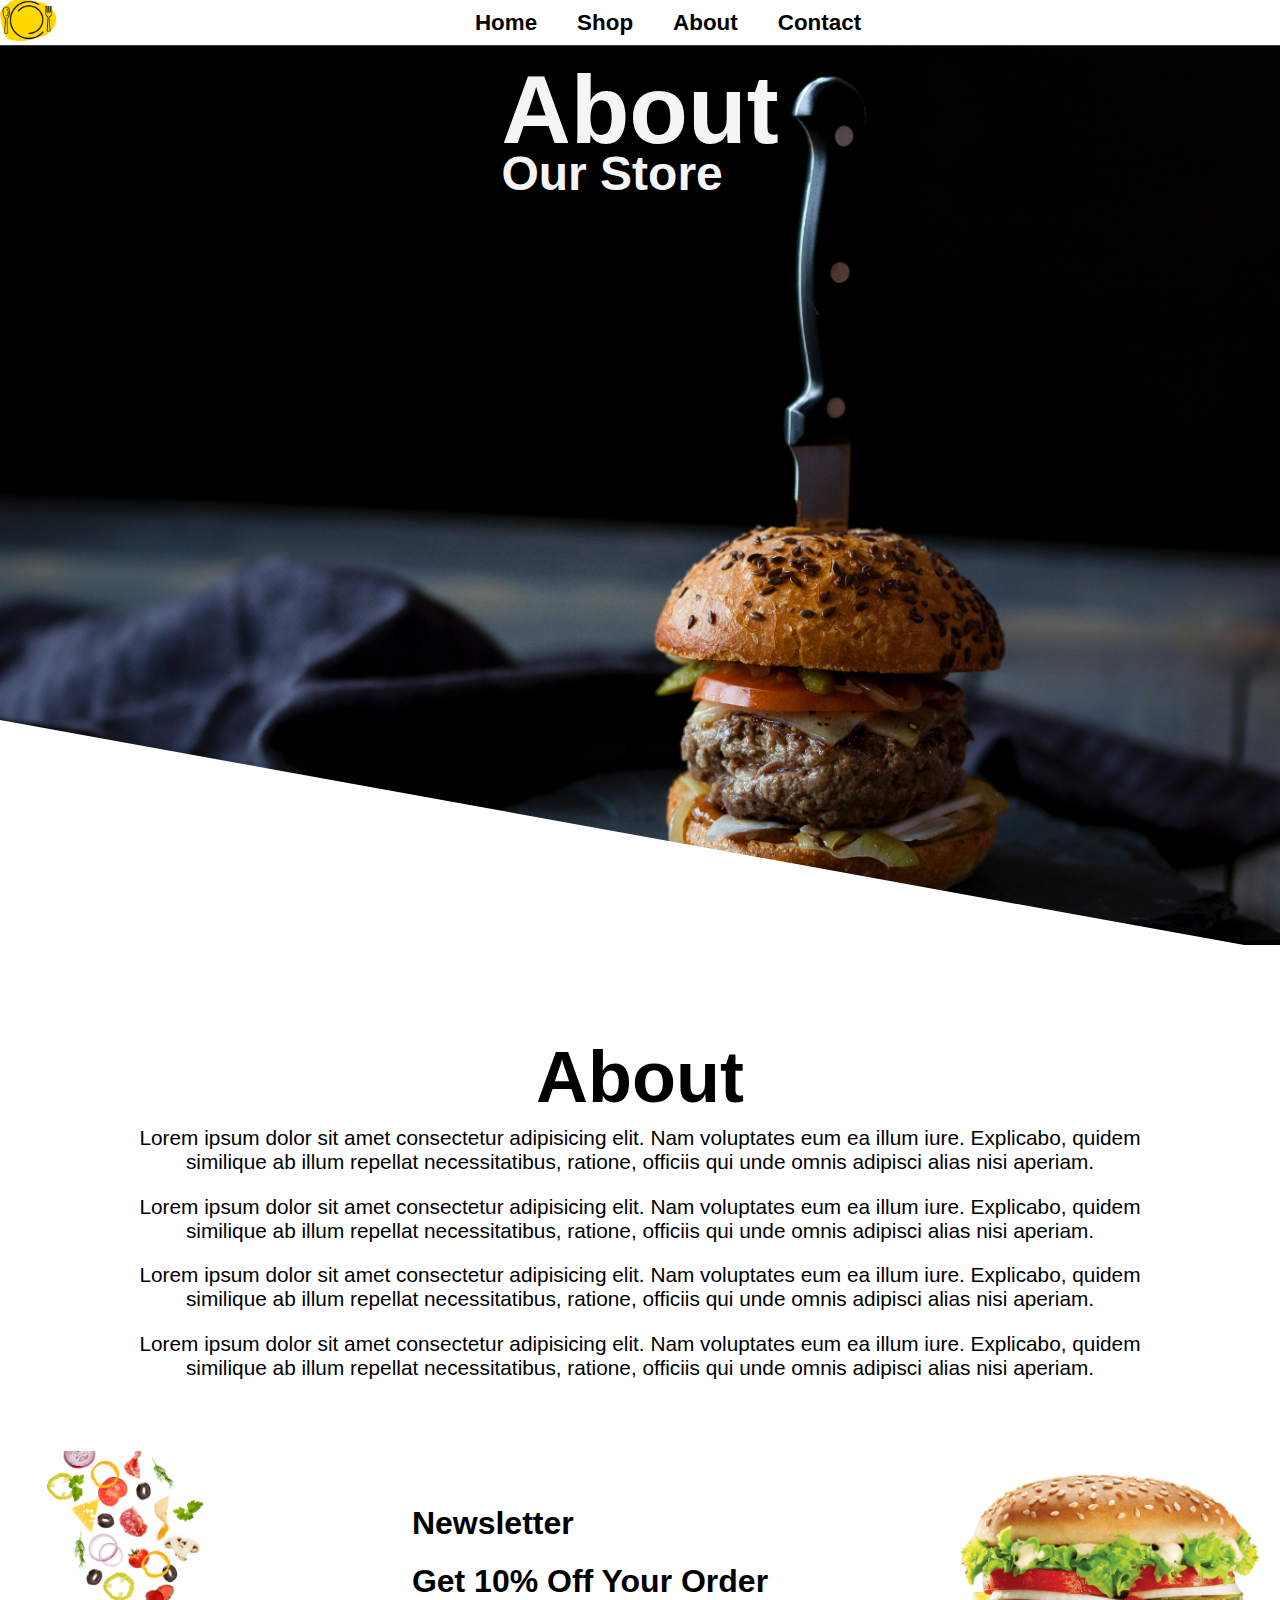
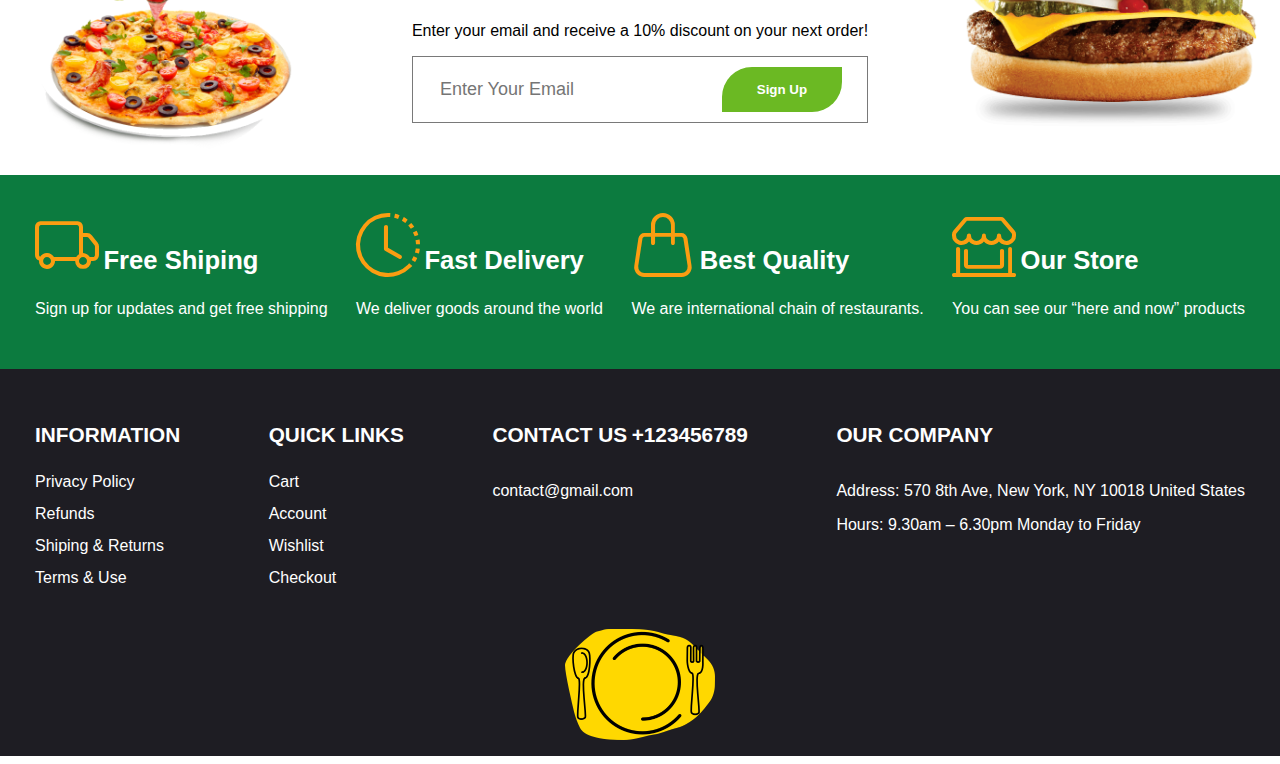
<file: projects/web1/ab.html>
<!DOCTYPE html>
<html lang="en">
<head>
    <link rel="stylesheet" href="https://cdn.jsdelivr.net/npm/bootstrap-icons@1.10.5/font/bootstrap-icons.css">
    <script src="https://code.jquery.com/jquery-3.7.0.js"
        integrity="sha256-JlqSTELeR4TLqP0OG9dxM7yDPqX1ox/HfgiSLBj8+kM=" crossorigin="anonymous"></script>
    <meta charset="UTF-8">
    <meta name="viewport" content="width=device-width, initial-scale=1.0">
    <title>About</title>
    <link rel="stylesheet" href="style.css">
</head>
<body>
    <header>
        <div><img src="img/logo2.png" alt="" width="56px"></div>
        <div>
            <ul class="menu">
                <li><a href="home.html">Home</a></li>
                <li><a href="menu.html">Shop</a></li>
                <li><a href="ab.html">About</a></li>
                <li><a href="cont.html">Contact</a></li>
            </ul>
        </div>
        <div>
            <button onclick="show()" id="show" class="h-btn"><i class="bi bi-list"></i></button>
            <button onclick="hide()" id="hide"><i class="bi bi-x-lg" class="h-btn"></i></button>
        </div>
        <script>

            $(document).ready(function () {
                $("#show").click(1000, function () {
                    $(".menu").toggle(1000);
                    $("#show").css("display", "none");
                    $("#hide").css({ 'display': 'block', 'transform': 'rotate(180deg)' });
                });
    
    
            });
            $(document).ready(function () {
                $("#hide").click(1000, function () {
                    $(".menu").hide(1000);
                    $("#show").css("display", "block");
                    $("#hide").css("display", "none");
                });
    
            });
    
        </script>
    </header>
<section>
    <div class="about-home">
        <div>
            <h1>About</h1>
            <h2>Our Store </h2>
        </div>
    </div>
</section>
<br><br><br>

<section class="about-content" data-aos="fade-up"
data-aos-duration="3000">
    <h1>About</h1>
    <p>Lorem ipsum dolor sit amet consectetur adipisicing elit. Nam voluptates eum ea illum iure. Explicabo, quidem similique ab illum repellat necessitatibus, ratione, officiis qui unde omnis adipisci alias nisi aperiam.</p>
    <p>Lorem ipsum dolor sit amet consectetur adipisicing elit. Nam voluptates eum ea illum iure. Explicabo, quidem similique ab illum repellat necessitatibus, ratione, officiis qui unde omnis adipisci alias nisi aperiam.</p>
    <p>Lorem ipsum dolor sit amet consectetur adipisicing elit. Nam voluptates eum ea illum iure. Explicabo, quidem similique ab illum repellat necessitatibus, ratione, officiis qui unde omnis adipisci alias nisi aperiam.</p>
    <p>Lorem ipsum dolor sit amet consectetur adipisicing elit. Nam voluptates eum ea illum iure. Explicabo, quidem similique ab illum repellat necessitatibus, ratione, officiis qui unde omnis adipisci alias nisi aperiam.</p>

</section>

<footer data-aos="fade-up"
data-aos-duration="3000">
    <div class="footer-main">
        <div class="footer-img">
            <img src="img/pizza2.png" alt="" width="100%">
        </div>
        <div class="footer-content">
            <h1>Newsletter</h1>
            <h1>Get <span>10%</span> Off Your Order </h1>
            <p>Enter your email and receive a 10% discount on your next order!</p>
            <div class="email-list">
                <form action="">
                    <input type="email" class="email" placeholder="Enter Your Email"><button class="em-btn">Sign Up</button>
                </form>
            </div>
        </div>
        <div class="footer-img">
            <img src="img/burger2.png" alt="" width="100%">
        </div>

    </div>

    <div class="footer-icon-box">
        <div>
            <i class="bi bi-truck"></i> <strong>Free Shiping</strong>
            <p>Sign up for updates and get free shipping</p>
        </div>
        <div>
            <i class="bi bi-clock-history"></i>
            <strong>Fast Delivery</strong>
            <p>We deliver goods around the world</p>
        </div>

        <div>
            <i class="bi bi-handbag"></i>
            <strong>Best Quality</strong>
            <p>We are international chain of restaurants.</p>
        </div>
        <div>
            <i class="bi bi-shop-window"></i>
            <strong>Our Store</strong>
            <p>You can see our “here and now” products</p>
        </div>
    </div>

    <div class="footer-main-links">
        <div>
            <strong>INFORMATION</strong>
            <ul>
                <li>Privacy Policy</li>
                <li>Refunds</li>
                <li>Shiping & Returns</li>
                <li>Terms & Use </li>
            </ul>
        </div>

        <div>
            <strong>QUICK LINKS</strong>
            <ul>
                <li>Cart</li>
                <li>Account</li>
                <li>Wishlist</li>
                <li>Checkout </li>
            </ul>
        </div>

        <div>
            <strong>CONTACT US</strong>
                <strong>+123456789</strong>
                <p>contact@gmail.com</p>
        </div>

        <div>
            <strong>OUR COMPANY</strong>
            <P>Address: 570 8th Ave, New York,
                NY 10018 United States</P>
            <P>Hours: 9.30am – 6.30pm
                Monday to Friday</P>    
        </div>
    </div>

    <div style="background-color: #1E1D23;">
        
    <center><img src="img/logo2.png" alt="" width="150px"></center>
    <hr class="hr">
    </div>
</footer>
</body>
</html>
</file>
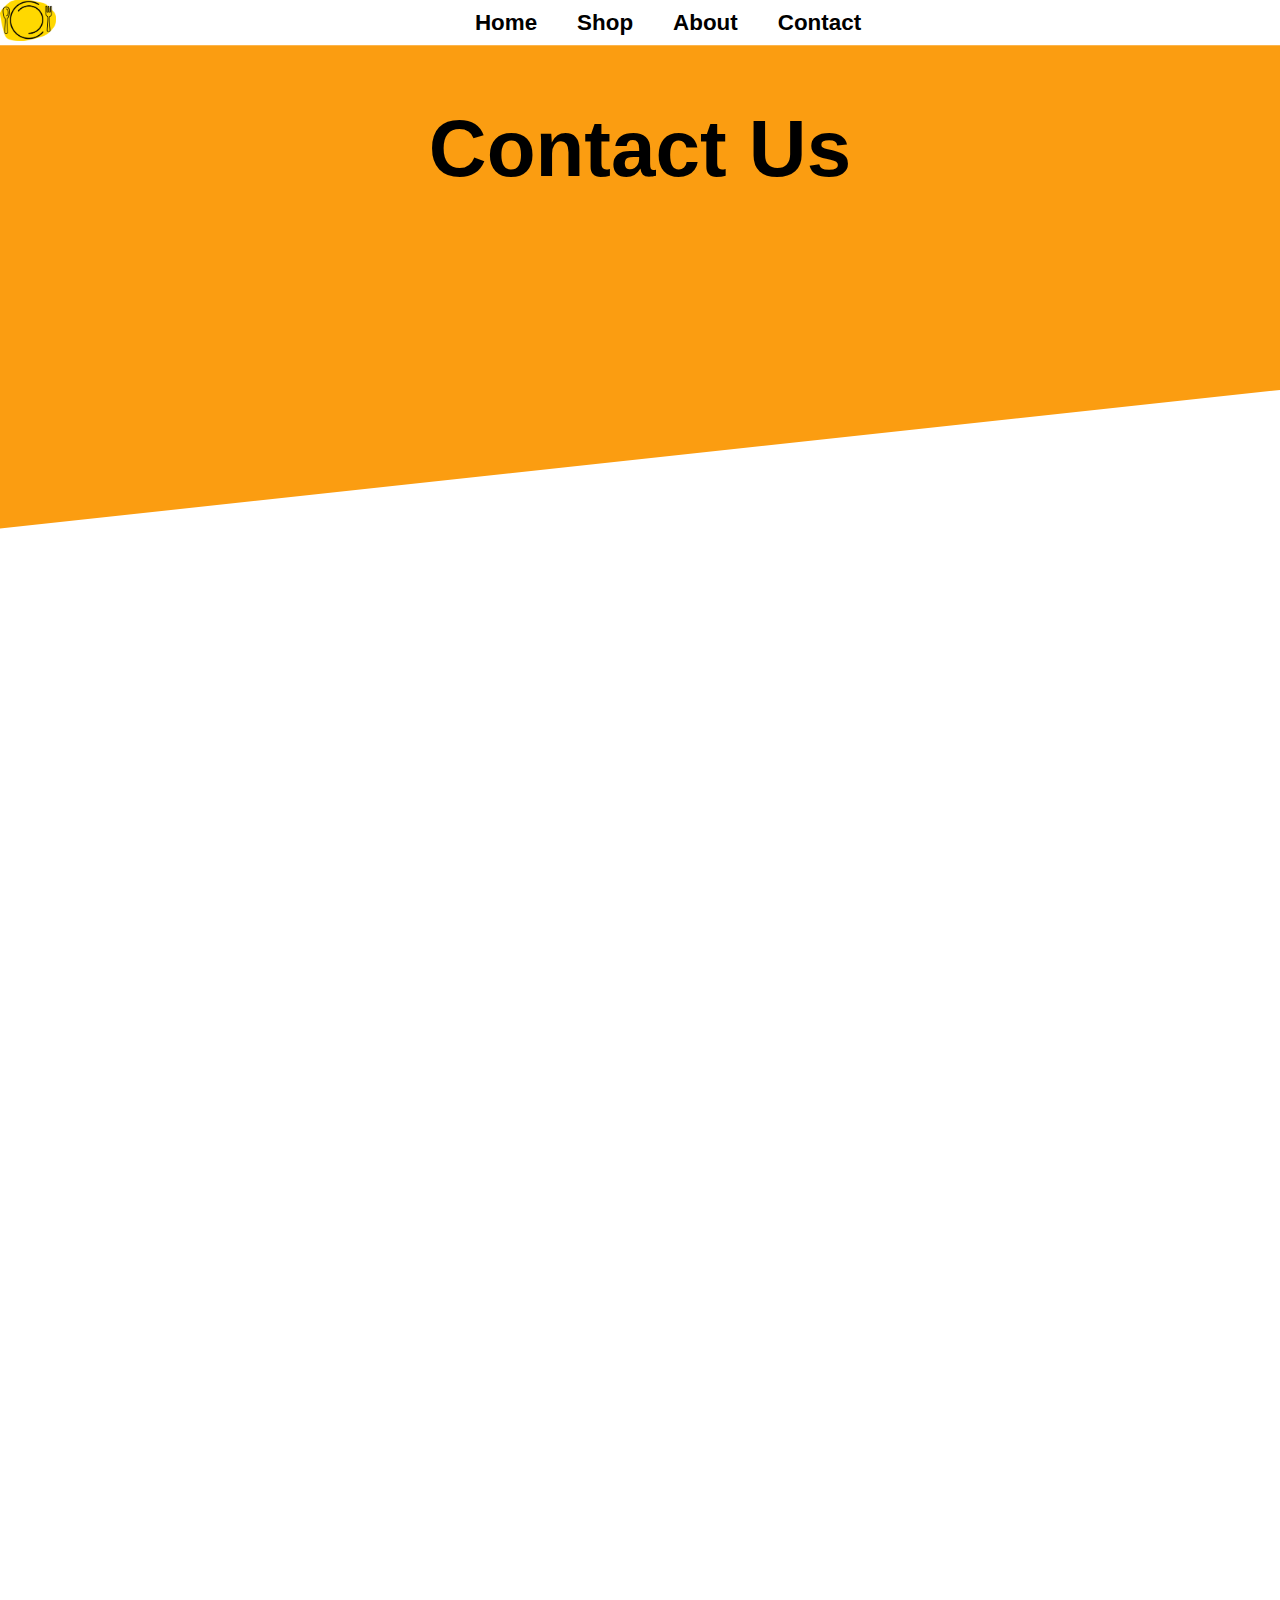
<file: projects/web1/cont.html>
<!DOCTYPE html>
<html lang="en">
<head>
    <link rel="stylesheet" href="https://cdn.jsdelivr.net/npm/bootstrap-icons@1.10.5/font/bootstrap-icons.css">
    <script src="https://code.jquery.com/jquery-3.7.0.js"
        integrity="sha256-JlqSTELeR4TLqP0OG9dxM7yDPqX1ox/HfgiSLBj8+kM=" crossorigin="anonymous"></script>
    <meta charset="UTF-8">
    <script src="https://unpkg.com/aos@2.3.1/dist/aos.js"></script>
    <link href="https://unpkg.com/aos@2.3.1/dist/aos.css" rel="stylesheet">
    <meta name="viewport" content="width=device-width, initial-scale=1.0">
    <link rel="stylesheet" href="style.css">
    <title>Contact</title>
</head>
<body>
    <header>
        <div><img src="img/logo2.png" alt="" width="56px"></div>
        <div>
            <ul class="menu">
                <li><a href="home.html">Home</a></li>
                <li><a href="menu.html">Shop</a></li>
                <li><a href="ab.html">About</a></li>
                <li><a href="cont.html">Contact</a></li>
            </ul>
        </div>
        <div>
            <button onclick="show()" id="show" class="h-btn"><i class="bi bi-list"></i></button>
            <button onclick="hide()" id="hide"><i class="bi bi-x-lg" class="h-btn"></i></button>
        </div>
        <script>

            $(document).ready(function () {
                $("#show").click(1000, function () {
                    $(".menu").toggle(1000);
                    $("#show").css("display", "none");
                    $("#hide").css({ 'display': 'block', 'transform': 'rotate(180deg)' });
                });
    
    
            });
            $(document).ready(function () {
                $("#hide").click(1000, function () {
                    $(".menu").hide(1000);
                    $("#show").css("display", "block");
                    $("#hide").css("display", "none");
                });
    
            });
    
        </script>
    </header>
    <div class="contact-home">
        <h1>Contact Us</h1>
    </div>


    <div class="contact-form"  data-aos="fade-up"
    data-aos-duration="3000">
        <div class="left">
            <h2>Address</h2>
            <span>Lorem ipsum dolor sit amet, consectetur adipisicing elit. </span>
            <h2>Phone</h2>
            <span>4545465465</span>
            <h2>Emial</h2>
            <span>food@gmail.com</span>
        </div>
        <div class="right">
           <center> <h1>Feel free to connect us </h1></center>
            <input type="text" name="" id="" placeholder="Enter Your Name">
            <br>
            <input type="email" placeholder="Enter Your Email">
            <br>
            <textarea name="" id="" cols="30" rows="10" placeholder="Enter Your Message "></textarea>
            <br>
            <center><button>Submit</button></center>
        </div>    
    </div>
    <br><br><br><br>
    <footer data-aos="fade-up"
data-aos-duration="3000">
    <div class="footer-main">
        <div class="footer-img">
            <img src="img/pizza2.png" alt="" width="100%">
        </div>
        <div class="footer-content">
            <h1>Newsletter</h1>
            <h1>Get <span>10%</span> Off Your Order </h1>
            <p>Enter your email and receive a 10% discount on your next order!</p>
            <div class="email-list">
                <form action="">
                    <input type="email" class="email" placeholder="Enter Your Email"><button class="em-btn">Sign Up</button>
                </form>
            </div>
        </div>
        <div class="footer-img">
            <img src="img/burger2.png" alt="" width="100%">
        </div>

    </div>

    <div class="footer-icon-box">
        <div>
            <i class="bi bi-truck"></i> <strong>Free Shiping</strong>
            <p>Sign up for updates and get free shipping</p>
        </div>
        <div>
            <i class="bi bi-clock-history"></i>
            <strong>Fast Delivery</strong>
            <p>We deliver goods around the world</p>
        </div>

        <div>
            <i class="bi bi-handbag"></i>
            <strong>Best Quality</strong>
            <p>We are international chain of restaurants.</p>
        </div>
        <div>
            <i class="bi bi-shop-window"></i>
            <strong>Our Store</strong>
            <p>You can see our “here and now” products</p>
        </div>
    </div>

    <div class="footer-main-links">
        <div>
            <strong>INFORMATION</strong>
            <ul>
                <li>Privacy Policy</li>
                <li>Refunds</li>
                <li>Shiping & Returns</li>
                <li>Terms & Use </li>
            </ul>
        </div>

        <div>
            <strong>QUICK LINKS</strong>
            <ul>
                <li>Cart</li>
                <li>Account</li>
                <li>Wishlist</li>
                <li>Checkout </li>
            </ul>
        </div>

        <div>
            <strong>CONTACT US</strong>
                <strong>+123456789</strong>
                <p>contact@gmail.com</p>
        </div>

        <div>
            <strong>OUR COMPANY</strong>
            <P>Address: 570 8th Ave, New York,
                NY 10018 United States</P>
            <P>Hours: 9.30am – 6.30pm
                Monday to Friday</P>    
        </div>
    </div>

    <div style="background-color: #1E1D23;">
        
    <center><img src="img/logo2.png" alt="" width="150px"></center>
    <hr class="hr">
    </div>
</footer>
    <script>
  AOS.init();
</script>
</body>
</html>
</file>
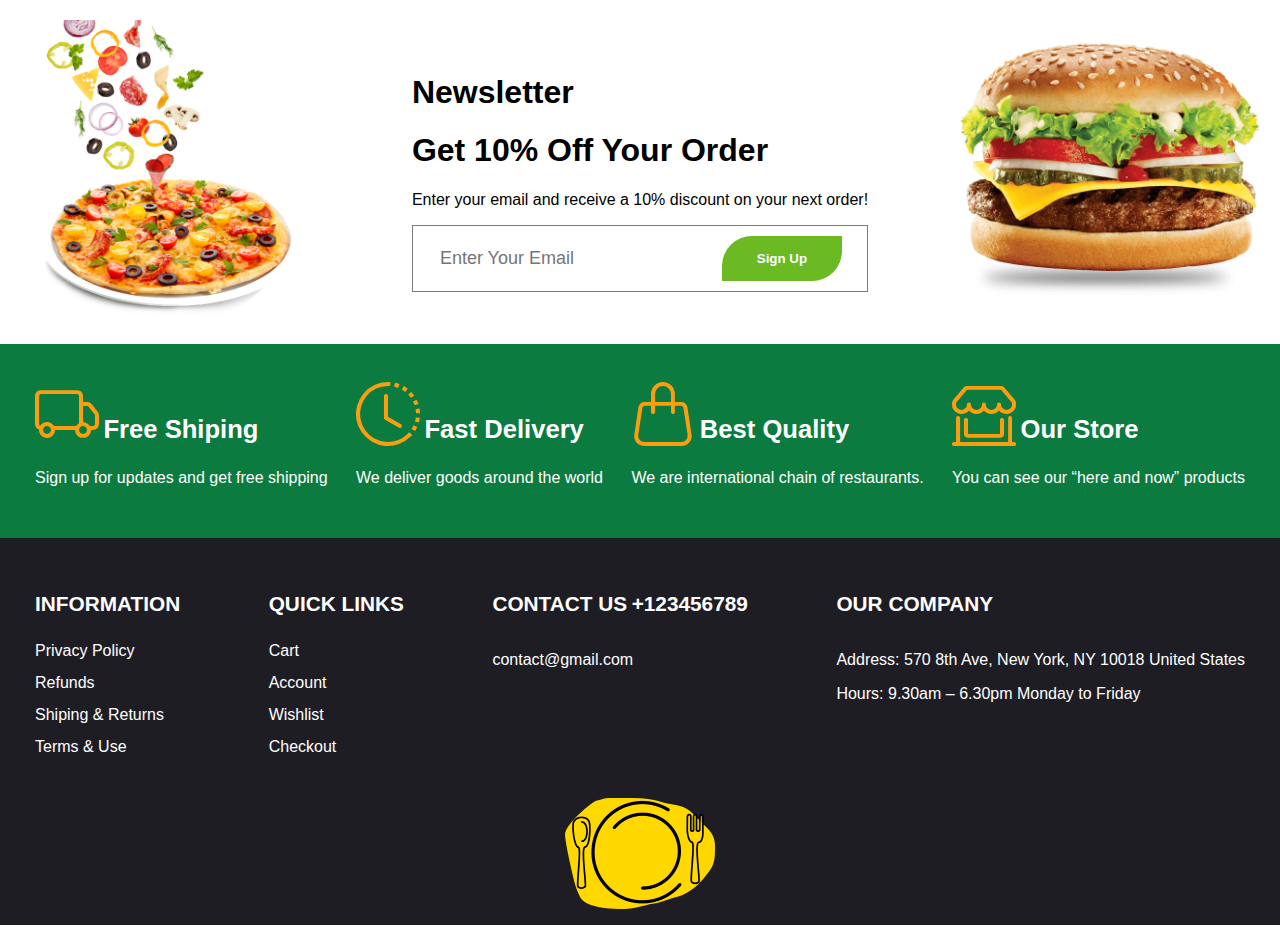
<file: projects/web1/footer.html>
<!DOCTYPE html>
<html lang="en">

<head>
    <meta charset="UTF-8">
    <meta name="viewport" content="width=device-width, initial-scale=1.0">
    <link rel="stylesheet" href="https://cdn.jsdelivr.net/npm/bootstrap-icons@1.10.5/font/bootstrap-icons.css">
    <title>Document</title>
    <link rel="stylesheet" href="style.css">
</head>

<body>

    <footer data-aos="fade-up"
    data-aos-duration="3000">
        <div class="footer-main">
            <div class="footer-img">
                <img src="img/pizza2.png" alt="" width="100%">
            </div>
            <div class="footer-content">
                <h1>Newsletter</h1>
                <h1>Get <span>10%</span> Off Your Order </h1>
                <p>Enter your email and receive a 10% discount on your next order!</p>
                <div class="email-list">
                    <form action="">
                        <input type="email" class="email" placeholder="Enter Your Email"><button class="em-btn">Sign Up</button>
                    </form>
                </div>
            </div>
            <div class="footer-img">
                <img src="img/burger2.png" alt="" width="100%">
            </div>

        </div>

        <div class="footer-icon-box">
            <div>
                <i class="bi bi-truck"></i> <strong>Free Shiping</strong>
                <p>Sign up for updates and get free shipping</p>
            </div>
            <div>
                <i class="bi bi-clock-history"></i>
                <strong>Fast Delivery</strong>
                <p>We deliver goods around the world</p>
            </div>

            <div>
                <i class="bi bi-handbag"></i>
                <strong>Best Quality</strong>
                <p>We are international chain of restaurants.</p>
            </div>
            <div>
                <i class="bi bi-shop-window"></i>
                <strong>Our Store</strong>
                <p>You can see our “here and now” products</p>
            </div>
        </div>

        <div class="footer-main-links">
            <div>
                <strong>INFORMATION</strong>
                <ul>
                    <li>Privacy Policy</li>
                    <li>Refunds</li>
                    <li>Shiping & Returns</li>
                    <li>Terms & Use </li>
                </ul>
            </div>

            <div>
                <strong>QUICK LINKS</strong>
                <ul>
                    <li>Cart</li>
                    <li>Account</li>
                    <li>Wishlist</li>
                    <li>Checkout </li>
                </ul>
            </div>

            <div>
                <strong>CONTACT US</strong>
                    <strong>+123456789</strong>
                    <p>contact@gmail.com</p>
            </div>

            <div>
                <strong>OUR COMPANY</strong>
                <P>Address: 570 8th Ave, New York,
                    NY 10018 United States</P>
                <P>Hours: 9.30am – 6.30pm
                    Monday to Friday</P>    
            </div>
        </div>

        <div style="background-color: #1E1D23;">
            
        <center><img src="img/logo2.png" alt="" width="150px"></center>
        <hr class="hr">
        </div>
    </footer>

</body>

</html>
</file>
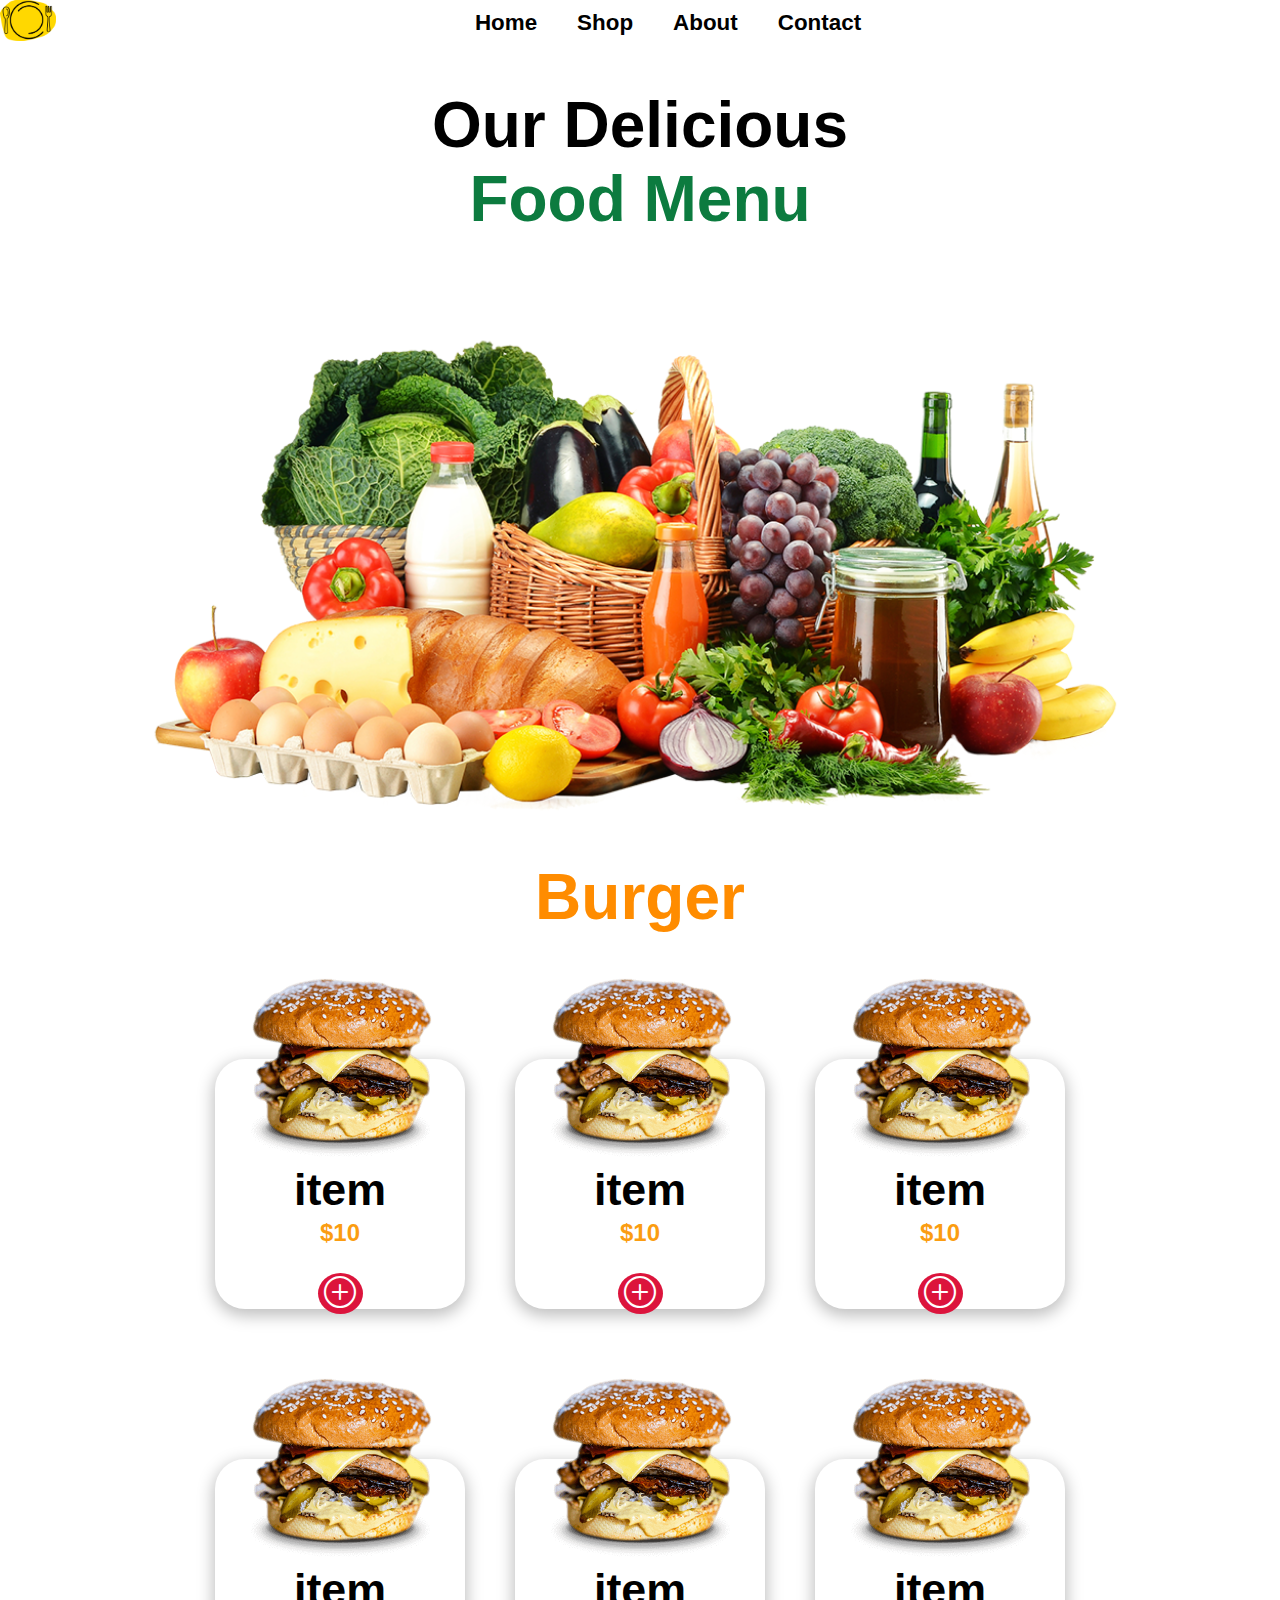
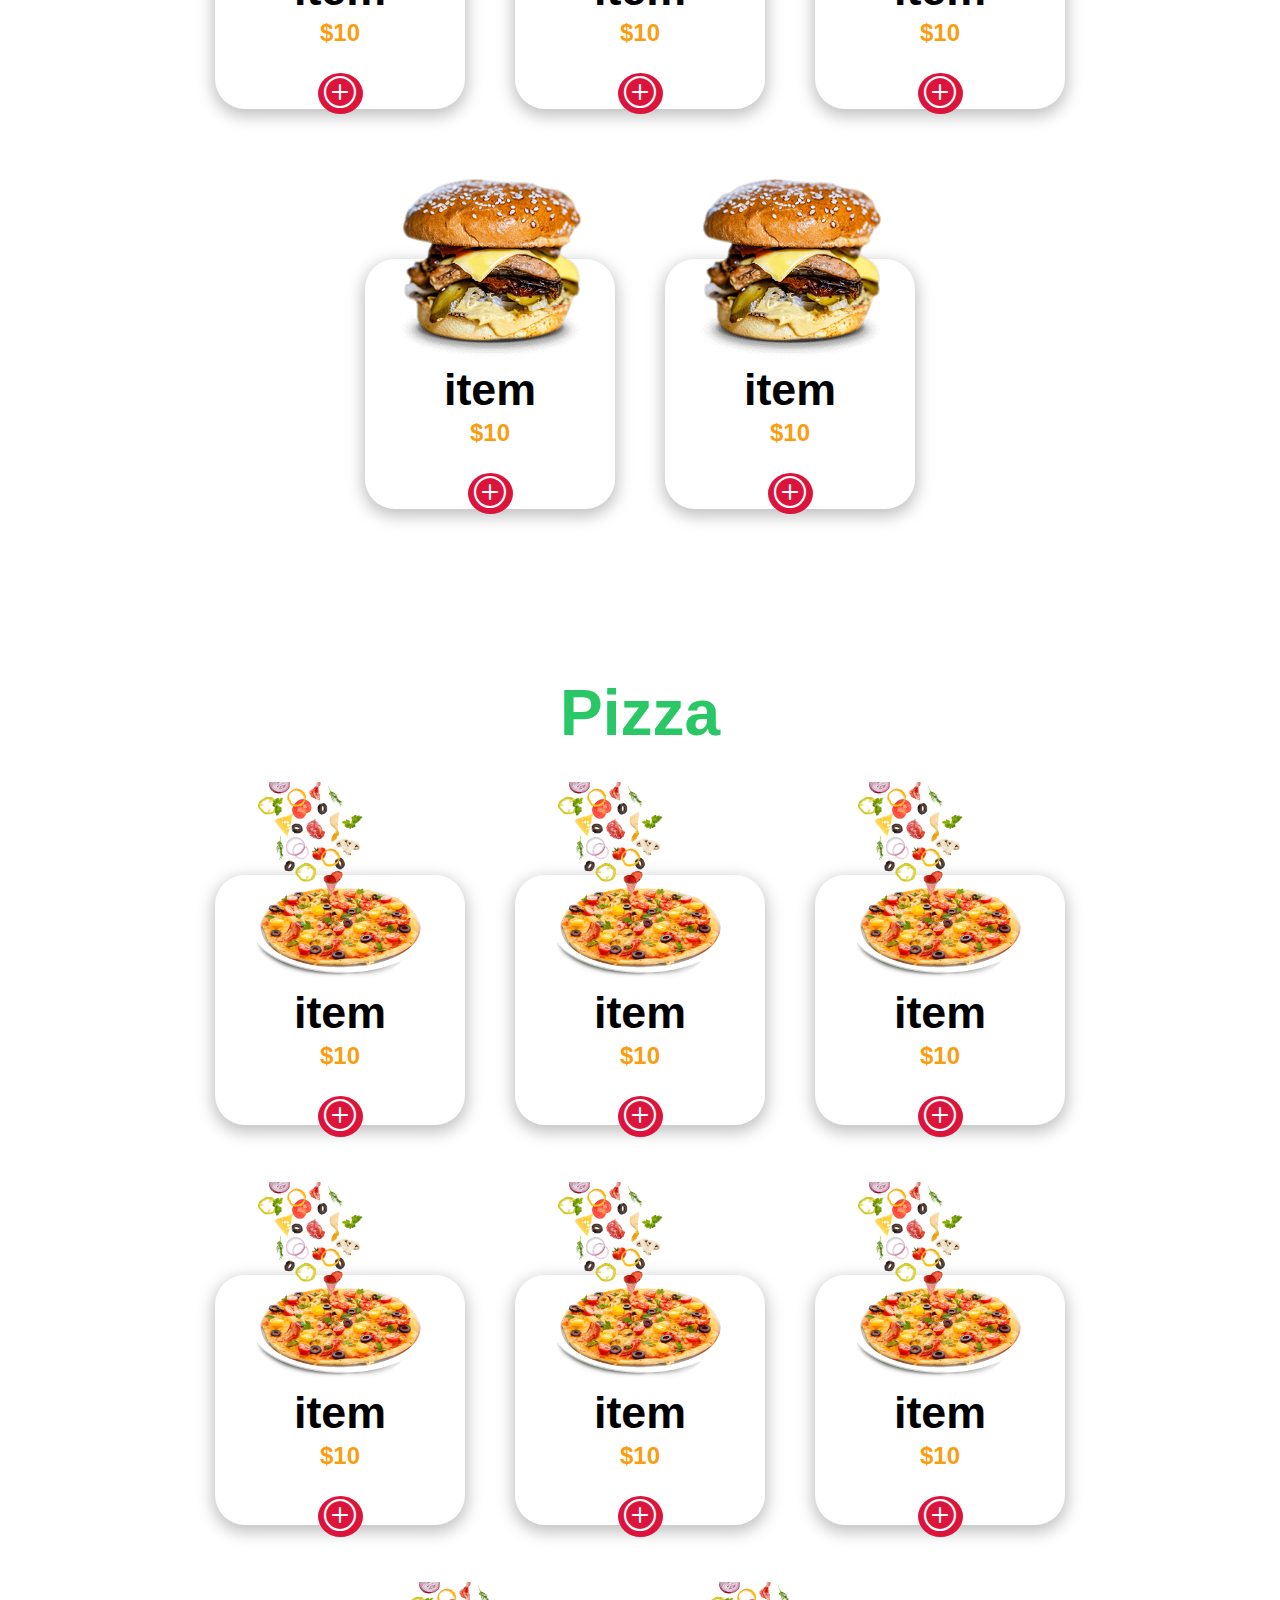
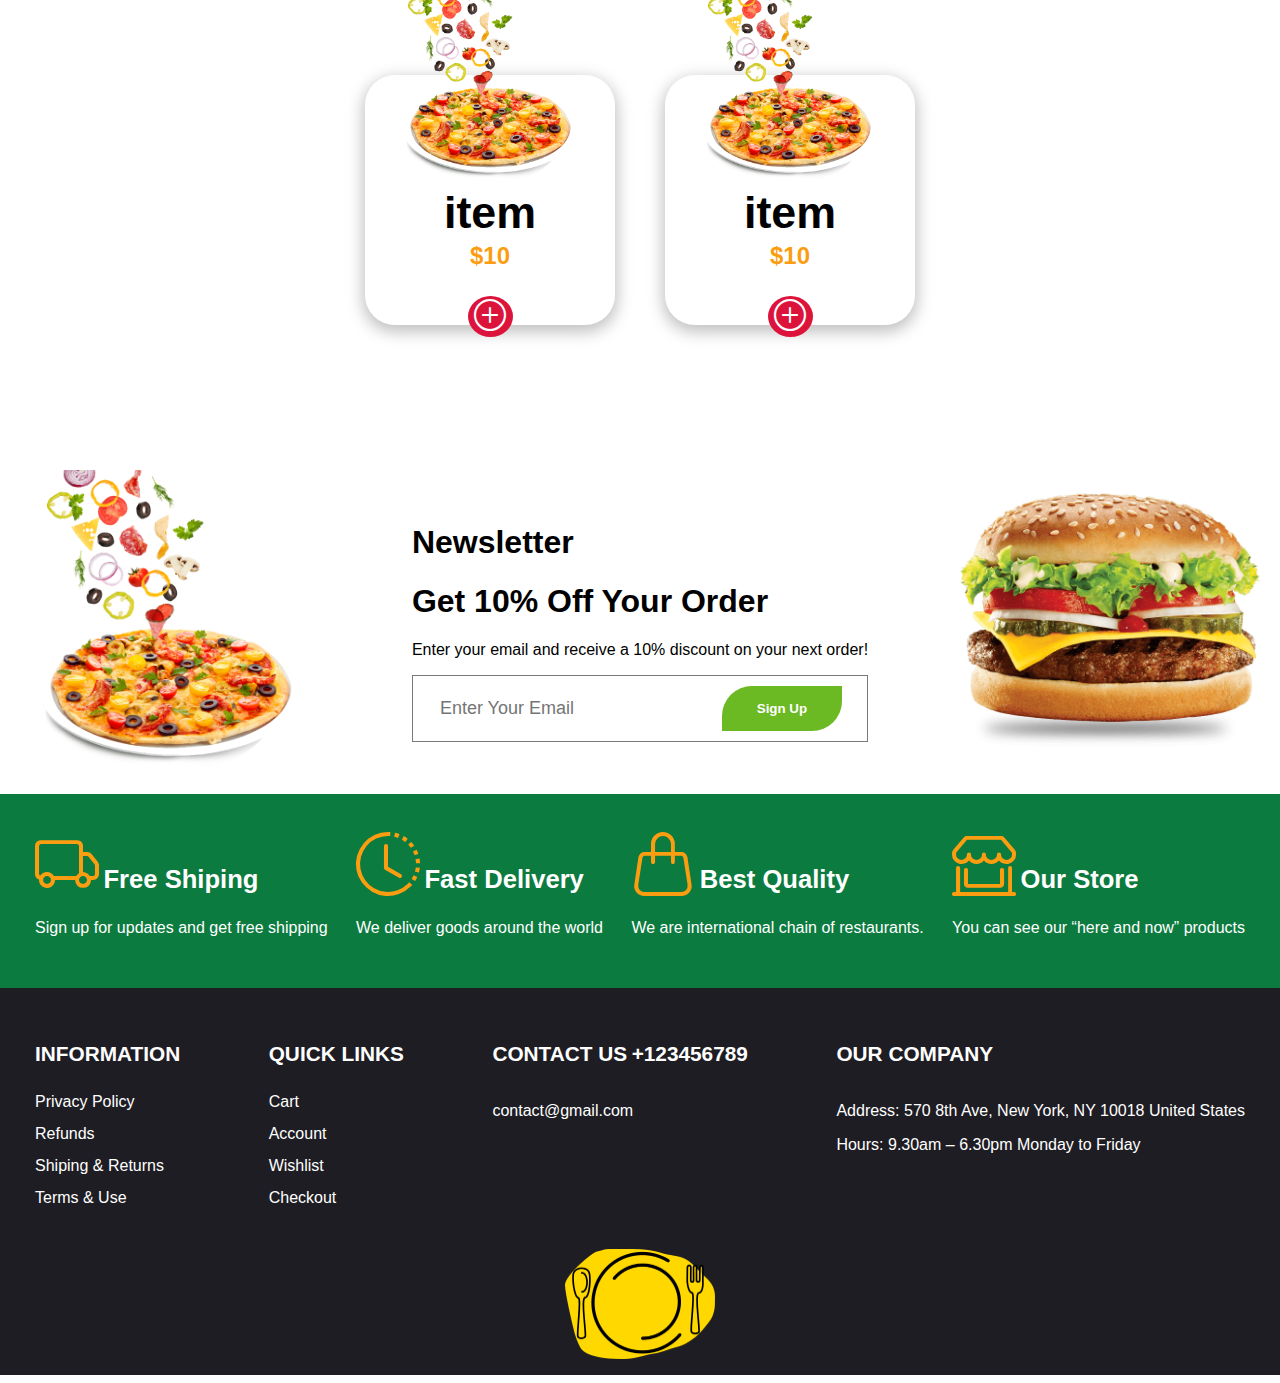
<file: projects/web1/menu.html>
<!DOCTYPE html>
<html lang="en">
<head>
    <link rel="stylesheet" href="https://cdn.jsdelivr.net/npm/bootstrap-icons@1.10.5/font/bootstrap-icons.css">
    <script src="https://code.jquery.com/jquery-3.7.0.js"
        integrity="sha256-JlqSTELeR4TLqP0OG9dxM7yDPqX1ox/HfgiSLBj8+kM=" crossorigin="anonymous"></script>
    <meta charset="UTF-8">
    <meta name="viewport" content="width=device-width, initial-scale=1.0">
    <link rel="stylesheet" href="style.css">
    <link rel="stylesheet" href="https://cdn.jsdelivr.net/npm/bootstrap-icons@1.10.5/font/bootstrap-icons.css">
    <title>Menu</title>
</head>
<body>
        <header>
        <div><img src="img/logo2.png" alt="" width="56px"></div>
        <div>
            <ul class="menu">
                <li><a href="home.html">Home</a></li>
                <li><a href="menu.html">Shop</a></li>
                <li><a href="ab.html">About</a></li>
                <li><a href="cont.html">Contact</a></li>
            </ul>
        </div>
        <div>
            <button onclick="show()" id="show" class="h-btn"><i class="bi bi-list"></i></button>
            <button onclick="hide()" id="hide"><i class="bi bi-x-lg" class="h-btn"></i></button>
        </div>
        <script>

            $(document).ready(function () {
                $("#show").click(1000, function () {
                    $(".menu").toggle(1000);
                    $("#show").css("display", "none");
                    $("#hide").css({ 'display': 'block', 'transform': 'rotate(180deg)' });
                });
    
    
            });
            $(document).ready(function () {
                $("#hide").click(1000, function () {
                    $(".menu").hide(1000);
                    $("#show").css("display", "block");
                    $("#hide").css("display", "none");
                });
    
            });
    
        </script>
    </header>

<section class="food-menu" data-aos="fade-up"
data-aos-duration="3000">
    <div class="food-txt">
        <h1>Our Delicious <br> <span>Food Menu </span></h1>
    </div>
    <div class="food-img">
        <img src="img/menubg.png" alt="" width="100%">
    </div>
</section>

<center><H1 style="font-size: 4rem; color: darkorange;">Burger</H1></center>
<section class="food-menu-section" data-aos="fade-up"
data-aos-duration="3000">
    <div class="food-menu-box">
        <div class="inner-menu-box">
            <img src="img/m1.png" alt="">
            <h1>item</h1>
            <span>$10</span>
            <button class="menu-btn"><i class="bi bi-plus-circle"></i></button>
        </div>
    </div>
    <div class="food-menu-box">
        <div class="inner-menu-box">
            <img src="img/m1.png" alt="">
            <h1>item</h1>
            <span>$10</span>
            <button class="menu-btn"><i class="bi bi-plus-circle"></i></button>
        </div>
    </div>
    <div class="food-menu-box">
        <div class="inner-menu-box">
            <img src="img/m1.png" alt="">
            <h1>item</h1>
            <span>$10</span>
            <button class="menu-btn"><i class="bi bi-plus-circle"></i></button>
        </div>
    </div>
    <div class="food-menu-box">
        <div class="inner-menu-box">
            <img src="img/m1.png" alt="">
            <h1>item</h1>
            <span>$10</span>
            <button class="menu-btn"><i class="bi bi-plus-circle"></i></button>
        </div>
    </div>
    <div class="food-menu-box">
        <div class="inner-menu-box">
            <img src="img/m1.png" alt="">
            <h1>item</h1>
            <span>$10</span>
            <button class="menu-btn"><i class="bi bi-plus-circle"></i></button>
        </div>
    </div>
    <div class="food-menu-box">
        <div class="inner-menu-box">
            <img src="img/m1.png" alt="">
            <h1>item</h1>
            <span>$10</span>
            <button class="menu-btn"><i class="bi bi-plus-circle"></i></button>
        </div>
    </div>
    <div class="food-menu-box">
        <div class="inner-menu-box">
            <img src="img/m1.png" alt="">
            <h1>item</h1>
            <span>$10</span>
            <button class="menu-btn"><i class="bi bi-plus-circle"></i></button>
        </div>
    </div>
    <div class="food-menu-box">
        <div class="inner-menu-box">
            <img src="img/m1.png" alt="">
            <h1>item</h1>
            <span>$10</span>
            <button class="menu-btn"><i class="bi bi-plus-circle"></i></button>
        </div>
    </div>
</section>


<center><H1 style="font-size: 4rem; color: rgb(41, 199, 101);">Pizza</H1></center>
<section class="food-menu-section" data-aos="fade-up"
data-aos-duration="3000">
    <div class="food-menu-box">
        <div class="inner-menu-box">
            <img src="img/pizza2.png" alt="">
            <h1>item</h1>
            <span>$10</span>
            <button class="menu-btn"><i class="bi bi-plus-circle"></i></button>
        </div>
    </div>
    <div class="food-menu-box">
        <div class="inner-menu-box">
            <img src="img/pizza2.png" alt="">
            <h1>item</h1>
            <span>$10</span>
            <button class="menu-btn"><i class="bi bi-plus-circle"></i></button>
        </div>
    </div>
    <div class="food-menu-box">
        <div class="inner-menu-box">
            <img src="img/pizza2.png" alt="">
            <h1>item</h1>
            <span>$10</span>
            <button class="menu-btn"><i class="bi bi-plus-circle"></i></button>
        </div>
    </div>
    <div class="food-menu-box">
        <div class="inner-menu-box">
            <img src="img/pizza2.png" alt="">
            <h1>item</h1>
            <span>$10</span>
            <button class="menu-btn"><i class="bi bi-plus-circle"></i></button>
        </div>
    </div>
    <div class="food-menu-box">
        <div class="inner-menu-box">
            <img src="img/pizza2.png" alt="">
            <h1>item</h1>
            <span>$10</span>
            <button class="menu-btn"><i class="bi bi-plus-circle"></i></button>
        </div>
    </div>
    <div class="food-menu-box">
        <div class="inner-menu-box">
            <img src="img/pizza2.png" alt="">
            <h1>item</h1>
            <span>$10</span>
            <button class="menu-btn"><i class="bi bi-plus-circle"></i></button>
        </div>
    </div>
    <div class="food-menu-box">
        <div class="inner-menu-box">
            <img src="img/pizza2.png" alt="">
            <h1>item</h1>
            <span>$10</span>
            <button class="menu-btn"><i class="bi bi-plus-circle"></i></button>
        </div>
    </div>
    <div class="food-menu-box">
        <div class="inner-menu-box">
            <img src="img/pizza2.png" alt="">
            <h1>item</h1>
            <span>$10</span>
            <button class="menu-btn"><i class="bi bi-plus-circle"></i></button>
        </div>
    </div>
</section>

    
<footer data-aos="fade-up"
data-aos-duration="3000">
    <div class="footer-main">
        <div class="footer-img">
            <img src="img/pizza2.png" alt="" width="100%">
        </div>
        <div class="footer-content">
            <h1>Newsletter</h1>
            <h1>Get <span>10%</span> Off Your Order </h1>
            <p>Enter your email and receive a 10% discount on your next order!</p>
            <div class="email-list">
                <form action="">
                    <input type="email" class="email" placeholder="Enter Your Email"><button class="em-btn">Sign Up</button>
                </form>
            </div>
        </div>
        <div class="footer-img">
            <img src="img/burger2.png" alt="" width="100%">
        </div>

    </div>

    <div class="footer-icon-box">
        <div>
            <i class="bi bi-truck"></i> <strong>Free Shiping</strong>
            <p>Sign up for updates and get free shipping</p>
        </div>
        <div>
            <i class="bi bi-clock-history"></i>
            <strong>Fast Delivery</strong>
            <p>We deliver goods around the world</p>
        </div>

        <div>
            <i class="bi bi-handbag"></i>
            <strong>Best Quality</strong>
            <p>We are international chain of restaurants.</p>
        </div>
        <div>
            <i class="bi bi-shop-window"></i>
            <strong>Our Store</strong>
            <p>You can see our “here and now” products</p>
        </div>
    </div>

    <div class="footer-main-links">
        <div>
            <strong>INFORMATION</strong>
            <ul>
                <li>Privacy Policy</li>
                <li>Refunds</li>
                <li>Shiping & Returns</li>
                <li>Terms & Use </li>
            </ul>
        </div>

        <div>
            <strong>QUICK LINKS</strong>
            <ul>
                <li>Cart</li>
                <li>Account</li>
                <li>Wishlist</li>
                <li>Checkout </li>
            </ul>
        </div>

        <div>
            <strong>CONTACT US</strong>
                <strong>+123456789</strong>
                <p>contact@gmail.com</p>
        </div>

        <div>
            <strong>OUR COMPANY</strong>
            <P>Address: 570 8th Ave, New York,
                NY 10018 United States</P>
            <P>Hours: 9.30am – 6.30pm
                Monday to Friday</P>    
        </div>
    </div>

    <div style="background-color: #1E1D23;">
        
    <center><img src="img/logo2.png" alt="" width="150px"></center>
    <hr class="hr">
    </div>
</footer>

</body>
</html>
</file>
<file: style.css>
html{
    box-sizing: border-box;
}
body{
    margin: 0;
    padding: 0;
    background-color: rgb(19, 19, 19);
    color: white;
    font-family: system-ui, -apple-system, BlinkMacSystemFont, 'Segoe UI', Roboto, Oxygen, Ubuntu, Cantarell, 'Open Sans', 'Helvetica Neue', sans-serif;
    cursor: none;

    /* scroll-behavior: smooth; */
}
a{
    text-decoration: none;
}
img{
    width: 100%;
}

.cursor{
    position: absolute;
    width: 20px;
    height: 20px;
    padding: 3px;
    border-radius: 50%;
    border: 1px solid #7fffd4bd;
    background-color:#7fffd4bd;
    filter: blur(3px);
    transition: 10ms linear all;
    /* z-index: 100; */
    mix-blend-mode: difference;
}

.main{
    width: 90%;
    margin: auto;
}

.blur{
    width: 400px;
    height: 400px;
    background-color:#7fffd4bd ;
    position: absolute;
    border-radius: 50%;
    filter: blur(200px);
    left: -79px;
    top: -37px; 
}

.btn1{
    position: relative;
    top: -46px;
    font-size: 2vw;
    padding: 7px 15px;
    font-weight: bold;
    /* border-radius: 5px; */
    border: none;
    background-color: transparent;
    color: white;
    /* border: 1.5px solid white; */
    transition: 480ms ease-in all;
}

.btn1::before{
    content: "";
    display: block;
    width: 46px;
    height: 100%;
    background-color: crimson;
    position: absolute;
    border-radius: 100px;
    left: 0em;
    top: 0em;
    z-index: -1;
    transition: all 500ms ease-in;
}
.btn1:hover{
    color: black;
    cursor: pointer;
}
.btn1:hover::before{
    width: 100%;
    box-shadow: 0 0 10px crimson;
    color: black;
}
/* header */
.header{
    position: relative;
    /* width: 100vw; */
    display: flex;
    justify-content: flex-end;
    align-items: center;
}

.header ul{
    margin: 0;
    padding: 0;
}
.header ul li{
    list-style: none;
    float: left;
    margin: 20px;
}

.header ul li a{
    color: white;
    font-size: 1.7vw;
    font-weight: bold;
}
@media screen and (max-width:500px){
    .header ul li a{
        font-size: 15px;
    }
    .header ul li{
        margin: 20px 7px;
    }
    .header{
        width: fit-content;
    }
   
}

/* home  */
.home{
    /* background-color: chartreuse; */
    position: relative;
    width: 100%;
    display: flex;
    align-items: center;
    justify-content: space-evenly;
    flex-wrap: wrap;
    height: 79vh;
    margin-bottom: 68px;
}
.home .left-text{
    /* background-color: darkmagenta; */
    width: 560px;
    font-size: 5vw;
    font-weight: bold;
    letter-spacing: 1.2px;
    line-height: 1.5;
}
.home .left-text span{
    -webkit-text-stroke: 2px;
    color: transparent;
    -webkit-text-stroke-color:crimson;
    text-transform: uppercase;
}

.home .right-img{
    width: 500px;
    height: 400px;
    /* background-color: rgb(40, 40, 40); */
   
}

@media screen and (max-width:500px) {
    
    .home .left-text{
        font-size: 30px;
    }
    .home .right-img{
        width: 350px;
        margin: auto;
        position: relative;
        left: 30px;
    } 
    .btn1{
        top: -20px;
        font-size: 15px;
    }
    .home{
        width: 300px;
        margin-bottom: 10px;
        height: 60vh;
    }
}
/* about    */

.about{
    padding: 50px 0px;
    position: relative;
    display: flex;
    justify-content: space-between;
    /* align-items: center; */
    flex-wrap: wrap;
    /* background-color: yellowgreen; */
    border-top: 1px solid rgb(62, 62, 62);
}
.about .left-img{
    /* background-color: aqua; */
    width: 450px;
    
}

.about .right-about-box{
    width: 500px;
}

.right-about-box h2{
    font-size: 2.5vw;
}
.right-about-box p{
    text-align: justify;
    padding: 10px;
    font-size: 20px;
}


@media screen and (max-width:500px) {
    .about .left-img{
        width: 200px;
        margin: auto;
        position: relative;
    }
    .about .right-about-box{
        width: 250px;
    }
    .right-about-box  h2{
        font-size: 20px;
    }
    .right-about-box p{
        font-size: 17px;
        text-align: left;
        
    }
    .about{
        width: 285px;
        margin-bottom: 10px;
        height: 80vh;
    }
}


/* education  */
.education {
    margin-bottom: 150px;
}
.accordion-container{
    width: 80%;
    margin: auto;
    display: flex;
    flex-direction: column;
    /* gap: 20px; */
    border: 1px solid black;
    padding: 10px;
    justify-content: center;
    align-items: center;
}
.accordion-box{
    width:100%;
}
.accordion{
    width: 100%;
    /* float: left; */
    text-align: left;
    margin-bottom: 10px;
    font-size: 1.7rem;
    /* border: 1px solid crimso; */
    transition: 500ms ease-in-out;
    background-color:#7fffd4bd;
    border: none;
    color: white;
    padding: 10px;


}
.icon{
    float: right;
    font-size: 1.5rem;
}
.answer{
    background-color: transparent;
    padding: 15px;
    border-left: 4px solid crimson;
    transition: 500ms ease-in-out;
    display: none;
    margin-bottom: 25px;
}
.active{
    background-color:white;
    color: black;
    border: none;
}
@media screen and (max-width:500px) {
   .education{
    margin-top: 100px;
   }
}
/* skills  */
.skills{
    width: 100%;
    /* background-color: antiquewhite; */
    height: 80vh;
    position: relative;
}



.card{
    width: 316px;
    height: 340px;
    margin: auto;
    /* border: 1px solid black; */
    perspective: 900px;
    transition: all 900ms ease ;
    margin: 30px;
    float: left;
    display: flex;
    justify-content: center;
    align-items: center;
    border-radius: 17px;
  

}
.card .innercard{
    width: 100%;
    height: 100%;
    position: relative;
    transition: all 900ms ease ;
    transform-style: preserve-3d;
    border-radius: 17px;

}
.card:hover>.innercard{
    transform: rotateY(180deg) rotateZ(180deg);
    box-shadow: 0 0 20px  #7fffd4bd;

}
.card .innercard .fcard{
    width: 100%;
    height: 100%;
    transition: transform 900ms ease ;
    border-radius: 17px;
border: 2px solid white;
    background-color:black;
    position: absolute;
    backface-visibility: hidden;
    display: flex;
    justify-content: center;
    align-items: center;
    flex-direction: column;
}
.card .innercard .bcard{
    width: 100%;
    backface-visibility: hidden;
    height: 100%;
    border-radius: 17px;

    position: absolute;
    transition: all 900ms ease ;
    display: flex;
    justify-content: center;
    align-items: center;
    flex-direction: column;
    background-color:white;
    color: black;
    transform: rotateY(180deg) rotateZ(180deg);
}
.card-heading{
    font-size: 30px;
}
.card-list{
    padding: 0;
    margin: 0;
}
.card-list li{
    text-decoration: underline;
    line-height: 2;
    font-size: 20px;
}
@media screen and (max-width:500px) {
    .skills{
        width: 200px;
    }

    .card{
        width: 210px;
        height: 250px;
        /* margin: ; */
    }
    .card-heading{
        font-size: 20px;
    }
    .card-list li{
        font-size: 15px;
    }
}

/* .portfolio */
.heading{
    text-align: center; text-transform: uppercase; font-size: 40px; border-bottom: 2px solid white; padding-bottom: 15px;width:100%;
}
.projects{
    margin-top: 350px;
}
.projects-box{
    /* background-color: aliceblue; */
    width: 100%;
    height: 100vh;
    /* position: relative; */
    display: flex;
    justify-content: space-around;
    align-items: center;
    column-gap: 30px;
    flex-wrap: wrap;
}

.projects-box .left-img{
    width: 400px;
    height: 500px;
    padding: 20px;
   background-image:  linear-gradient(45deg,black ,#33004d ,black );
    border-radius: 30px;
    display: flex;
    justify-content:center ;
    align-items: center;
}
.projects-box .right-text{
    width: 500px;
    height: 500px;
    /* background-color: burlywood; */
}

.projects-box .right-text ul li{
    line-height: 2;
    list-style: circle;
    transition: 200ms ease-in all;
    position: relative;
}
.projects-box .right-text ul li a {

    text-decoration: none;
    color: white;
    line-height: 2;
    font-size: 25px;
    transition: 100ms ease-in all;



}
.projects-box .right-text ul li a:hover{
    color: #7fffd4bd;
    border-bottom: 2px dashed #7fffd4bd;
    transform: translateX(30px);

}
.projects-box .right-text ul li:hover{

    transform: translateX(30px) scale(1.05);
}

@media screen and (max-width:500px) {
    .projects-box .left-img{
        width: 300px !important;
    }
    .projects-box{
        width: 290px;
        margin: auto;
    }
    /* .heading{
        font-size: 13px !important;
    } */
}
/* contact */
/* .contact-page{

} */
.call{
    border-bottom: 1px solid rgb(153, 153, 153);
    border-top: 1px solid rgb(153, 153, 153);
    font-size: 23px;
    text-align: left;
    padding: 20px;
    width: 80%;
    margin: auto;
    display: flex;
    justify-content: space-between;
   

}
.contact-box{
    display: flex;
    justify-content: space-around;
    align-items: center;
    flex-wrap: wrap;
}
.c-img{
    width: 570px;
}
.c-form{

    /* padding: 20px; */
    width: 500px;
    margin:auto ;
    border-radius: 30px;
}
.c-form input{
    width: 90%;
    padding: 10px 5% ;
    margin: 13px 0px ;
    background-color: #2e2e2e;
    border: none;
    color: white;
    font-size: 18px;
}


@media screen and (max-width:500px) {
.contact-page{
margin-top: 400px;
}
.call{
    font-size: 12px;
}

}
</file>
<file: projects/apple-web/style.css>
*{
    padding: 0;
    margin: 0;
}
body{
	/* background-color: rgb(30,30,30); */
	/* font-family: arial; */
    font-family: 'Trebuchet MS', 'Lucida Sans Unicode', 'Lucida Grande', 'Lucida Sans', Arial, sans-serif;
}

.navbar{
	 display: flex;
	 justify-content: space-between;
	 align-content: center;
	 padding: 7px;
     
}
.logo{
	color: black;
	/* font-size: 1.7rem; */
}
.menu{
	display: flex;
}
.menu ul {
	padding: 0;
	margin: 0;

}
.menu ul li {
	float: left;
	list-style: none;
}
.menu ul li a {
	 color: black;
	 padding: 7px 15px ;
	 font-size: 1.7rem;
	 transition: 150ms ease;
	 text-decoration: none;

}
.menu a:hover{
	color: rgb(0,230,0);
}

#btn{
	 border:1px solid black;
	 background-color: transparent;
	 color: black;
	 font-size: 1.1rem;
	 border-radius: 8px;
	 transition: 150ms ease;
	 padding: 6px 9px;
	 cursor: pointer;	
}
.icon{
	display: none;
}

/* here we write code for responsive design */

@media (max-width: 1080px){
	.icon{
	display: block;
	}
	.menu{
		display: none;
		background-color: rgb(0,230,0);
		position: absolute;
		top: 3%;
		right: 13%;
		border-radius: 8px;
		box-shadow: 0 0 10px black;


	}
	.menu ul li{
		float: none;
		width: 150px;
		list-style: none;
		padding: 10px;
	}
	.menu a:hover{
		color: crimson;
	}


}

@media (max-width: 600px){
	.menu{
		right: 16%;
	}

}



/* page 1  */

.page1{
    background-color: #fafafa;
    display: flex;
    flex-wrap: wrap;
    justify-content: center;
    align-items: center;
    width: 100%;
    column-gap: 65px;
    
}
.pg1-txt{
    width:600px;
    padding: 20px 20px;
    margin-bottom:20px ;
}
.pg1-img{
    width:600px;
}

.abtn{
    background-color: crimson;
    color: white;
    width: 270px;
    border:1px solid red;
    font-size: 1.4rem;
    padding: 12px 20px;
    cursor: pointer;
}
.abtn:hover{
    background-color: rgb(255, 0, 51);
    color: white;
    cursor: pointer;
    box-shadow: 0 0 10px rgb(128, 0, 255);

}

.para{
    width:350px;
    font-size: 23px;
    font-weight: bold;
    color: #212121;
}


/* page 2 */

.page2{
    background-color: #020202;
    display: flex;
    flex-wrap: wrap;
    justify-content: center;
    align-items: center;
    width: 100%;
    column-gap: 35px;
}
.pg2-img{
    width: 600px;
}
.pg2-txt{
    width: 600px;
}
.pg2-txt ul li {
    color: white;
    /* line-height: 1.5px; */
    font-size: 1.6rem;
    padding: 8px 2px;
}

/* page 3 */

.page3{
    display: flex;
    flex-wrap: wrap;
    align-items: center;
    width: 90%;
    column-gap: 0px;
    margin: auto;
    justify-content: space-evenly;
}
.pg3-txt{
    width: 600px;
}
.pg3-img-box{
    width: 600px;
    display: flex;
    flex-wrap: wrap;
    justify-content: center;
    align-items: center;
    column-gap: 35px;
}
.pg3-img{
    width: 200px;
}
.pg3-title{
    background-color: #d7d7d7;
    color: black;
    font-size: 2.5rem;
    padding: 20px 30px;
    width: 300px;
    font-weight: bold;
}

/* page 4 */

.page4{
    background-color: #4d4d4d;
    display: flex;
    flex-wrap: wrap;
    justify-content: space-between;
    align-items: center;
    width: 100%;
    column-gap: 35px;
    padding: 10px 0px;
}
.pg4-img{
    width: 600px;
}
.pg4-txt{
    width: 600px;
}

/* page 5 */
.page5{
    background-color: white;
    display: flex;
    flex-wrap: wrap;
    justify-content: space-between;
    align-items: center;
    width: 100%;
    column-gap: 35px;
    /* padding: 10px 0px; */
}
.pg5-img{
    width: 600px;
}
.pg5-txt{
    width: 600px;
    padding: 0px 25px ;
    color: rgb(88, 88, 88);
}

/* page 6 */
.page6{
    background-color: rgb(0, 0, 0);
    display: flex;
    flex-wrap: wrap;
    justify-content: center;
    align-items: center;
    width: 100%;
    column-gap: 35px;
    /* padding: 10px 0px; */
    color: white;
}
.pg6-img{
    width: 600px;
}
.pg6-txt{
    width: 600px;
    padding: 0px 25px ;
    color: white;
}
/* page 7*/
.page7{
    /* background-color: rgb(0, 0, 0); */
    display: flex;
    flex-wrap: wrap;
    justify-content: center;
    align-items: center;
    width: 100%;
    column-gap: 35px;
    /* padding: 10px 0px; */
    color: white;
}
.pg7-img{
    width: 600px;
}



footer{
    background-color: black;
    height: 90px;
    color: white;
    padding: 35px 0px;
}
</file>
<file: projects/rock-paper/style.css>
*{
    font-family: cursive;
    padding: 0;
    margin: 0%;
}
#game-box{
  width: 70%;
  height: max-content;
  padding: 15px;
  margin: auto;
  margin-top: 50px;
  border: 2px solid black;
  box-shadow: 0 0 10px 5px #1564ad;
}
#main-box{
    /* background-color: aquamarine; */
    width: 80%;
    
    margin-top: 25px;
    margin: auto;
    display: flex;
    justify-content: space-around;
    /* align-items: center; */
    vertical-align: middle;
}
#comp{
    /* background-color: cadetblue; */
    display: flex;
    flex-direction: column;
    align-items: center;
}
#user{
    /* background-color: darkgoldenrod; */
    display: flex;
    flex-direction: column;
    align-items: center;
}

.btn{
    margin: 10px;
    
}
#comp-paper,#user-paper{
  font-size:28px;
  font-family:Arial;
  width:140px;
  height:50px;
  border-width:1px;
  color:#fff;
  border-color:#337bc4;
  font-weight:bold;
  border-top-left-radius:5px;
  border-top-right-radius:5px;
  border-bottom-left-radius:5px;
  border-bottom-right-radius:5px;
  box-shadow: 3px 4px 0px 0px #1564ad;
  text-shadow: 0px 1px 0px #528ecc;
  background:linear-gradient(#79bbff, #378de5);
  
  }
  #user-paper:hover{
    box-shadow: 3px 4px 0px 0px rgb(48, 5, 117);
  text-shadow: 0px 1px 0px rgba(38, 70, 3, 1);
    background:linear-gradient(rgba(240, 231, 69, 0.77), rgba(208, 2, 194, 0.9));
    color: rgb(1, 242, 250);
    transition: 400ms;
    transform: scale(1.1);
    
  }
  #comp-paper:hover{
    box-shadow: 3px 4px 0px 0px rgb(48, 5, 117);
  text-shadow: 0px 1px 0px rgba(38, 70, 3, 1);
  background:linear-gradient(rgba(240, 231, 69, 0.77), rgba(208, 2, 194, 0.9));
    color: rgb(1, 242, 250);
    transition: 400ms;
    transform: scale(1.1);
  }
  
  .btn:hover {
    cursor: pointer;
  }

  #comp-rock,#comp-paper,#comp-sissor{
    cursor: no-drop;
  }

  #comp-rock, #user-rock{
    font-size:28px;
    font-family:Arial;
    width:140px;
    height:50px;
    border-width:1px;
    color:#fff;
    border-color:rgba(208, 2, 27, 1);
    font-weight:bold;
    border-top-left-radius:5px;
    border-top-right-radius:5px;
    border-bottom-left-radius:5px;
    border-bottom-right-radius:5px;
    box-shadow: 3px 4px 0px 0px rgba(255, 6, 37, 1);
    text-shadow: 0px 1px 0px rgba(208, 2, 27, 1);
    background:linear-gradient(rgba(240, 69, 89, 0.77), rgba(208, 2, 27, 0.9));
  }
#user-rock:hover{
  background:linear-gradient(rgba(179, 255, 96, 1), rgba(79, 146, 3, 1));
  box-shadow: 3px 4px 0px 0px #1564ad;
  color: crimson;
  transition: 400ms;
  transform: scale(1.1);
  
}
#comp-rock:hover{
  background:linear-gradient(rgba(179, 255, 96, 1), rgba(79, 146, 3, 1));
  box-shadow: 3px 4px 0px 0px #1564ad;
  color: crimson;
  transition: 400ms;
  transform: scale(1.1);
}

  #comp-sissor,#user-sissor{
    font-size:28px;
  font-family:Arial;
  width:140px;
  height:50px;
  border-width:1px;
  color:#fff;
  border-color:rgba(49, 92, 1, 1);
  font-weight:bold;
  border-top-left-radius:5px;
  border-top-right-radius:5px;
  border-bottom-left-radius:5px;
  border-bottom-right-radius:5px;
  box-shadow: 3px 4px 0px 0px rgba(65, 117, 5, 1);
  text-shadow: 0px 1px 0px rgba(38, 70, 3, 1);
  background:linear-gradient(rgba(179, 255, 96, 1), rgba(79, 146, 3, 1));
  }
  #user-sissor:hover{
    box-shadow: 3px 4px 0px 0px rgba(65, 117, 5, 1);
  text-shadow: 0px 1px 0px rgba(38, 70, 3, 1);
    background:linear-gradient(rgba(240, 69, 89, 0.77), rgba(208, 2, 27, 0.9));
    color:rgb(0, 0, 0);
    transition: 400ms;
    transform: scale(1.1);
    
  }
  #comp-sissor:hover{
    box-shadow: 3px 4px 0px 0px rgba(65, 117, 5, 1);
  text-shadow: 0px 1px 0px rgba(38, 70, 3, 1);
    background:linear-gradient(rgba(240, 69, 89, 0.77), rgba(208, 2, 27, 0.9));
    color: rgb(0, 0, 0);
    transition: 400ms;
    transform: scale(1.1);
  }

  img{
    width: 100%;
    display: none;
    position: relative;
    
  }
  #comp-img div,#user-img{
    width: 150px;
    margin-top: 100px;
  }
  #emo{
    animation: ee 1s infinite  ;


  }
  @keyframes ee {
    0%{
      transition: 400ms;
      transform: scale(0.5);
    }
    30%{
      transform: scale(0.9);
    }
    80%{
      transition: 400ms;
      transform: scale(1.1);
    }
    100%{
      transition: 400ms;
      transform: scale(0.5);
    }
  }
</file>
<file: projects/calculator/style.css>
/* table tr td {
    border: 1px solid black;
} */

body{
    display: flex;
    align-items: center;
    justify-items: center;
    height: 100vh;
}

.main-box{
    width:240px;
    margin: auto;
    background-color:#2e2e34;
    padding: 10px;
    border-radius: 18px;
}
.btn-n{
    width: 50px;
    height: 50px;
    font-size: 1.4rem;
    border-radius: 50%;
    margin: 3px;
    border: none;
    background-color: #4e4e5c;
    color: white;
    box-shadow: 0 0 10px black;
}
#btn-equal{
    width: 56px;
    font-size: 1.4rem;
    border: none;
    border: none;
    background: transparent;
    font-size: 2rem;
    text-align: center;
    height: 100px;
}
input:hover{
    cursor: pointer;
    transition: 200ms ease-in-out;
    transform: scale(1.1);
    background-color: rgb(255, 255, 255);
    color: #2e2e34;
    box-shadow: 0 0 10px crimson;
}
#ans{
    width: 215px;
    height: 40px;
    border-radius: 18px;
    border: none;
    outline: none;
    margin-bottom: 15px;
    font-size: 2rem;
    padding: 10px;
    background-color: transparent;
    box-shadow: 0 0 8px #4e4e5c;
    color: white;
    text-align: right;

}
</file>
<file: projects/weather-app/style.css>
*{
    font-family: 'Trebuchet MS', 'Lucida Sans Unicode', 'Lucida Grande', 'Lucida Sans', Arial, sans-serif;
    padding: 0%;
    margin: 0;

}
body{
    background-image:  linear-gradient(rgb(214, 200, 218) 60%,rgb(255, 149, 177));
    height: 100vh;
   
}
.header{
    width: 100%;
    background-image:  linear-gradient(rgb(143, 10, 137),rgb(255, 154, 181));
    margin: auto;
    text-align: center;
    height:255px;
    border-bottom-right-radius: 75%;
    border-bottom-left-radius: 75%;
    box-shadow: 2px 2px  10px rgb(0, 0, 0);
    
}
.head_box{
    display: flex;
    align-items: center;
    margin: auto;
    justify-content: center;
}
.head_img{
    width: 200px;
}
.city_box{
    /* display: flex; */
    /* background-color: chartreuse; */
    
}
#search{
    border: none;
    border: 1px solid black;
    border-radius: 22px;
    width: 300px;
    border: 1px solid rgb(129, 5, 211);
    padding: 15px;
}
#sub{
    width: auto;
    height: auto;
    font-size: 17px;
    width: 200px;
    padding: 12px;
    border-radius: 22px;
    border: 1px solid rgb(129, 5, 211);;
    margin-left: 50px;
    background-color: rgb(255, 255, 255);
    color: rgb(0, 0, 0);
}
#sub:hover{
    background-color: rgb(0, 0, 0);
    color: aliceblue;
    cursor: pointer;
    transform: scale(1.1);
    transition-duration:200ms;
    
}
.box{
    width: 100%;
    display: flex;
    
    align-items: stretch;
    align-content: space-around;
    justify-content: space-evenly;
    
}
.inbox{
    width: 300px;
    border: 2px solid red;
    font-size: 17px;
    border-radius: 24px;
    padding: 15px;
    line-height: 2;
    font-weight: bolder;
}
</file>
<file: projects/web1/style.css>
body{
    padding: 0;
    margin: 0;
    width: 100%;
    background: border-box;
    font-family: 'Trebuchet MS', 'Lucida Sans Unicode', 'Lucida Grande', 'Lucida Sans', Arial, sans-serif;
}



header {
    width: 100%;
    display: flex;
    justify-content: space-between;
    align-items: center;
    background-color: white;

}

header div ul {
    padding: 0;
    margin: 0;

}

header div li {
    list-style: none;
    float: left;
    margin: 0px 20px;
}

header div li a {
    font-size: 1.4rem;
    text-decoration: none;
    color: black;
    transition: 250ms ease all;
    font-weight: bold;
    font-family: 'Trebuchet MS', 'Lucida Sans Unicode', 'Lucida Grande', 'Lucida Sans', Arial, sans-serif;

}

header div li a:hover {
    text-decoration: underline;
    transform: scale(1.1);
    text-shadow: 3px 2px 4px green;
}

.h-btn {
    display: none;
    transition: 250ms ease all;
    padding: 3px 10px !important;
    font-size: 2rem;
    background: #15ad15;
    color: white;
    border: none;
    border-radius: 5px !important;


}

#hide {
    display: none;
}

@media only screen and (max-width:700px) {
    .h-btn{
        display: block;
        z-index:200;

    }

    header div ul {
     width: 200vw;
     height: 100vh;
        position: absolute;
        background-color: white;
        left: 2%;
        top: 10%;
        width: 90%;

    }

    header div ul li {
        float: none;
        border-bottom: 1px solid black;
        width: 100%;
        line-height: 2;
        text-align: center;
        transform: 250ms ease all;
        transform: translateY(-15px);

    }

    .menu {
        display: none;
    }
   


}



.eat{
    color: #0C7B3F;
font-family: Inter;
font-size: 9rem;
font-style: normal;
font-weight: 700;
line-height: normal;
}

.healthy{
    color: #000;
font-family: Inter;
font-size: 4rem;
font-style: normal;
font-weight: 700;
line-height: normal;
}
button{
    border-radius: 30px 0px;
background: #6BB923;
padding: 15px 35px;
outline: none;
border: none;
font-weight: bold;
color: white;
z-index: 1000;
transition: 350ms all ease ;
}
button:hover{
    transform:scale(1.1);
    cursor: pointer;
    box-shadow: 3px 5px 4px 2px #274808;;
}
.pg1-txt{
    width: 500px;
}
.pg1-img{
    width: 450px;
    position: relative;
}
.pg{
    width: 100%;
    display: flex;
    justify-content: center;
    align-items: center;
    flex-wrap: wrap;
}

.blob{
    width: 600px;
    position: absolute;
    left: -58px;
    top: 21px;
    z-index: -1;
}

.pg2-img{
    width: 645px;
}
.pg2-text{
    padding: 30px;
}
.pg2-text h1{
    font-size: 3.5rem;
}
.pg2-text p{
    font-size: 1.1rem;
    color: rgb(79, 79, 79);
    line-height: 1.5;
}


/* page 3 */
.page3{
    position: relative;
}
.pg3{
    margin-top: 85px;
    display: flex;
    justify-content: center;
    align-items: center;
    flex-wrap: wrap;

    margin-bottom: 150px;
}

.icon-box{
    width: 289px;
    height: 279px;
    flex-shrink: 0;
    border-radius: 40px;
    background: #FFF;
    box-shadow: 0px 5px 16px 2px rgba(0, 0, 0, 0.25);
    margin: 35px;
    position: relative;
}
.icon-box-inner{
    width: 180px;
height: 174px;
flex-shrink: 0;
border-radius: 40px;
background: #FB9D11;
box-shadow: 0px 5px 16px 2px rgba(0, 0, 0, 0.25);
position: absolute;
    top: -72px;
    left: 50px;
    display: flex;
    justify-content: center;
    align-items: center;
    
}

.icon-box-txt{
    text-align: center;
    margin: 65px 7px;
    padding: 35px;
}

/* page 4  */
.pg4{
    position: relative;
    display: flex;
    justify-content: space-between;
    align-items: flex-start;
    flex-wrap: wrap;

    height: 100vh;
    width: 100%;
    background-color: rgb(255, 196, 0);
}

.pg4-txt{
    margin-left: 100px;
    display: flex;
    vertical-align: middle;
    align-items: center;
    width: 450px;
    background-color: #000;
    height: 100vh;
}
.pg4-txt h1{
    text-align: center;
    color: white;
    font-size: 3rem;
}
.pg4-txt p{
    color: rgb(255, 196, 0);
    font-size: 2rem;
}
.pg4-img{
    position: relative;
    width: 658px;
    height: 400px;
    top: -97px;
    
}
.wave{
    width: 100%;
    height: 1px;
    position: absolute;
    top: -827px;
}
.wave2{
    width: 100%;
    height: 1px;
    position: absolute;
    top: 233%;
    transform: rotate(180deg);
    z-index: 10;
}

/* page 5 */

.page5{
    position: relative;
    width: 100vw;
    height: 800px;
    

    /* z-index: 100; */
    /* background-image: url("img/foodbg.jpg");
    background-position: center;
    background-size: cover; */
    /* filter: blur(6px); */
    /* background-attachment: fixed; */
  
}

.overlay{
    position: absolute;
    width: 100vw;
    height: 800px;
    background-image: url("img/foodbg.jpg");
    background-position: center;
    background-size: cover;
    filter: blur(10px);
    /* background-attachment: fixed; */
    z-index: -1;
}

.menu-box{
    display: flex;
    justify-content: center;
    align-items: center;
    /* flex-wrap: wrap; */

}

.pg5-menu{
    display: flex;
    justify-content: center;
    align-items: center;
    flex-direction: column;
    /* flex-wrap: wrap; */

    padding: 25px;
    background-color: white;
    width: 300px;
    height: 300px;
    margin: 25px;
    border-radius: 0 35px 0 35px;
    box-shadow: 0 0 40px black;
    z-index: 100;
}
.pg5-menu div{
    display: flex;
    justify-content: center;
    align-items: center;
    flex-wrap: wrap;

    border-radius: 50%;
    width: 150px;
    width: 138px;
    margin: auto;

}
.pg5-menu img {
    border-radius: 50%;
}
.pg5-menu h1{
    font-size: 2rem;
    line-height: 0;
}

.pg5-txt h1{
    color: white;
    font-size: 3.5rem;
    line-height: 0;
    text-shadow: 5px 3px 2px black;;
}
.pg5-txt p{
    color: white;
    font-size: 1.5rem;
}

/* page 6 */

.page6{
    width: 100%;
    display: flex;
    justify-content: center;
    align-items: center;
    flex-wrap: wrap;

    column-gap: 50px;
    margin: 100px 0px;

}
.pg6-img{
    width: 600px;
    border-radius: 35px;
}
.pg6-img img{
    border-radius: 45px;
}
.pg6-txt{
    width: 500px;
}
.pg6-txt h1{
    font-size: 4rem;
    line-height: 1;
}

.pg6-txt p{
    font-size: 1.1rem;
}






/* ***** footer **** */

.footer-main{
    display: flex;
    align-items: center;
    justify-content: space-between;
    flex-wrap: wrap;
    padding: 20px;
}
.footer-img{
    width: 300px;
}
.email-list{
    border: 1px solid rgb(121, 121, 121);
    overflow: hidden;
    padding: 10px  25px;
    
}
.email{
    border: none;
    outline: none;
    margin-top: 11px;
    font-size: 18px;
}
.em-btn{
    float: right;
}
.footer-icon-box{
    display: flex;
    justify-content: space-between;
    align-items: center;
    color: white;
    background-color: #0C7B3F;
    padding: 35px;
}
.footer-icon-box i{
    font-size: 4rem;
    color: #FB9D11;
}
.footer-icon-box strong{
    font-size: 1.6rem;
}

.footer-main-links{
    background-color: #1E1D23;
    display: flex;
    justify-content: space-between;
    /* align-items: center; */
    padding: 35px;
    color:white ;
}

.footer-main-links ul{
    padding: 0;
    margin: 0;
}
.footer-main-links li{
    list-style: none;
    line-height: 2;
}

.footer-main-links strong{
    font-size: 1.3rem;
    margin-bottom: 20px;
    line-height: 3;
}

.hr{
    position: relative;
    z-index: -1;
    top: -90px;
    color:white;
    outline: white;
    border: 2px solid white;
}




/* menu page  */

.food-img  {
    width: 80%;
    margin: -47px auto;
}

.food-txt h1{
    font-size: 4rem;
    text-align: center;
}

.food-txt h1 span{
    color: #0C7B3F;
}

.food-menu-section{
    display: flex;
    align-items: center;
    justify-content: center;
    width: 90%;
    margin: auto;
    flex-wrap: wrap;
    margin-top: 100px;
   
}
.food-menu-box{
    width: 300px;
    margin-bottom: 100px;
}
.inner-menu-box{
    width: 250px;
    height: 250px;
    margin: 25px;
    border-radius: 30px;
    box-shadow:0px 5px 16px 2px rgba(0, 0, 0, 0.25);
    display: flex;
    align-items: center;
    /* justify-content: center; */
    flex-direction: column;
}


.inner-menu-box img{
    width: 200px;
    margin-top: -93px;
    margin-left: 0px;
}

.inner-menu-box h1{
    font-size: 2.8rem;
    line-height: 0;
}
.inner-menu-box span{
    font-size: 1.5rem;
    color: #FB9D11;
    font-weight: bold;
    /* text-shadow: 0 0 10px black; */
}

.menu-btn{
    width: 45px;
    height: 44px;
    padding: 2px !important;
    border-radius: 50% !important;
    font-size: 2rem;
    background-color: crimson;
    margin-top: 26px;
}
.menu-btn:hover{
    box-shadow: 0 0 0 black;
}



/* about page  */

.about-home{
    clip-path: polygon(0% 0%, 100% 0%, 100% 100.7%, 0% 74.98%);
    /* background-color: #000000; */
width: 100%;
height: 100vh;
background-image: url("img/about.jpg");
background-position:bottom;
background-size: cover;
background-clip: content-box;
display: flex;
align-items: baseline;
justify-content: center;
color:whitesmoke;
}

.about-home h1{
    font-size: 6rem;
    line-height: 0;
}

.about-home h2{
    font-size: 3rem;
    line-height: 0px;
}


.about-img-box{
    width: 350px;
    height: 350px;
    box-shadow: 0 0 8px rgb(169, 169, 169);
    border-radius: 35px;
    margin: 35px;
    background-image: url("img/BG.png");
    background-size: cover;
    background-position: center;
}
.about-img-box img{
    transform: 300ms ease all;
}€
.about-img-box img:hover{
    /* width: 110%; */
    transform: scale(1.2);
}



.about-content{
    width: 80%;
    margin: auto;
    padding: 30px;
    text-align: center;
}
.about-content h1{
    font-size: 4.5rem;
    line-height: 0px;

}
.about-content p {
    font-size: 1.3rem;
}

/* contact page  */

.contact-home{
    width: 100%;
    height:82vh;
    background-color: #FB9D11;
    clip-path:polygon(0% 0%, 100% 0%, 100% 46.7%, -189% 100.98%);
    display: flex;
    /* align-items: center; */
    justify-content: center;
    
}
.contact-home h1{
    font-size: 5rem;
    line-height: 0px;
    padding: 50px;   
}

.contact-form .left{
    
    width: 282px;
    height: 371px;
    margin: 0px -165px;

    z-index: 10;
    border-radius: 30px;
    background-color: #0C7B3F;
    color: whitesmoke;
    display: flex;
    align-items: flex-start;
    justify-content: center;
    flex-direction: column;
    padding: 15px;
    text-align: left;    
}

.contact-form .right{
    box-shadow: 0 0 8px  rgba(153, 153, 153, 0.632);
    border-radius: 30px;
    width: 500px;
    /* padding: 25px; */
    padding-left: 220px;
    padding-bottom: 25px;


}
.contact-form .right input,textarea{
    width: 90%;
    border: 1px solid #0C7B3F;
    padding: 15px;
    border-radius: 30px;
    margin: 15px 0px;
    z-index: 200;
}
.contact-form{display: flex;
    align-items: center;
    justify-content: center;
}
</file>
